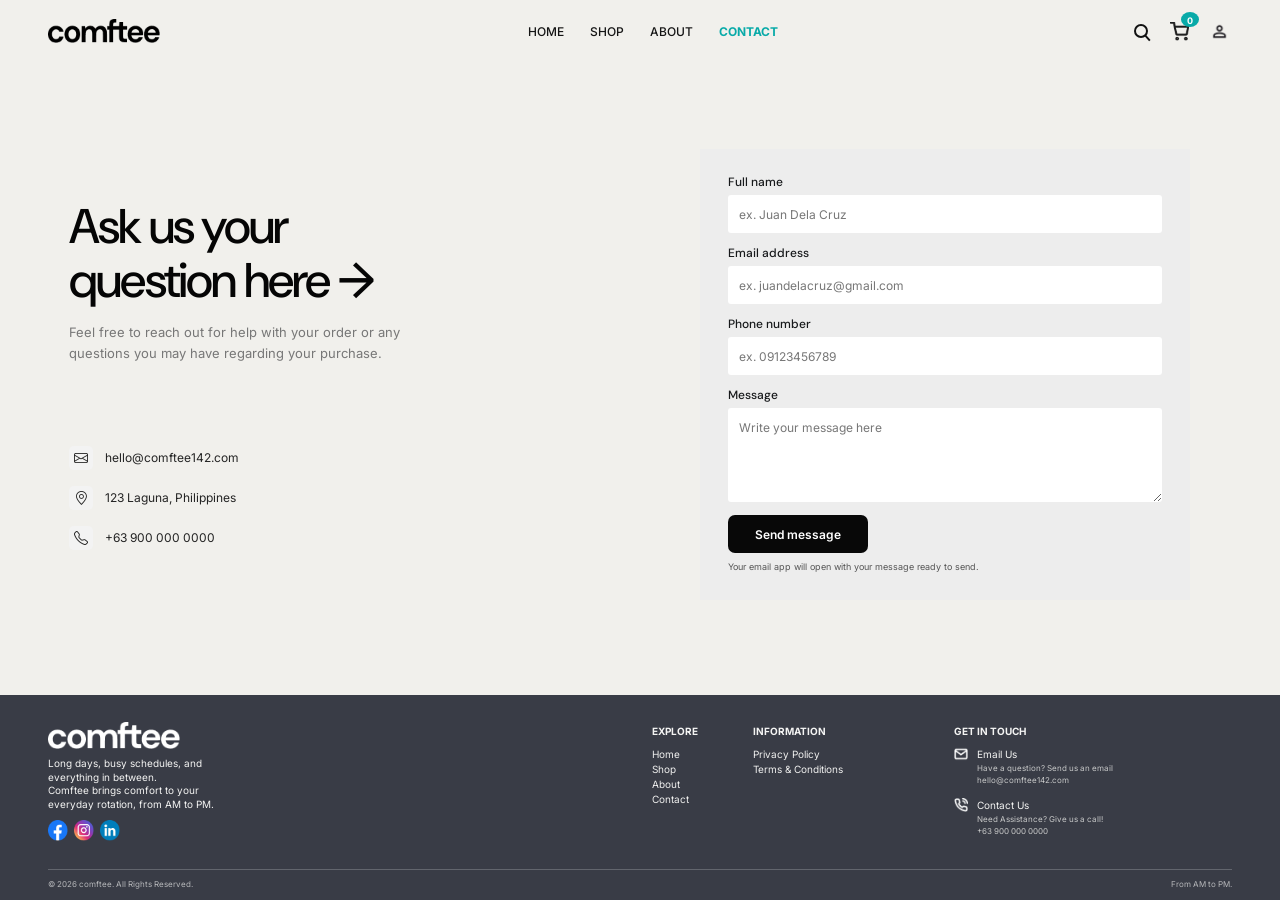
<file: contact-form.html>
<!DOCTYPE html>
<html lang="en">
<head>
  <meta charset="UTF-8">
  <meta name="viewport" content="width=device-width, initial-scale=1.0">
  <title>Contact Us | COMFTEE</title>
  <link rel="preconnect" href="https://fonts.googleapis.com">
  <link rel="preconnect" href="https://fonts.gstatic.com" crossorigin>
  <link href="https://fonts.googleapis.com/css2?family=DM+Sans:wght@400;500;600;700;800&family=Inter:wght@400;500;600;700&display=swap" rel="stylesheet">

  <link
    href="https://cdn.jsdelivr.net/npm/bootstrap@5.3.3/dist/css/bootstrap.min.css"
    rel="stylesheet"
  >
  <link
    href="https://cdn.jsdelivr.net/npm/bootstrap-icons@1.11.3/font/bootstrap-icons.min.css"
    rel="stylesheet"
  >
  <link rel="stylesheet" href="css/contact-form.css">
</head>
<body>
  <div class="page-shell">

    <header class="site-header">
      <nav class="navbar navbar-expand-lg container-fluid px-4 px-xl-5" aria-label="Main navigation">
        <a class="navbar-brand" href="home.html" aria-label="COMFTEE home"><img src="images/comftee-logo.png" alt="COMFTEE" class="brand-logo"></a>
        <button class="navbar-toggler" type="button" data-bs-toggle="collapse" data-bs-target="#mainNavigation" aria-controls="mainNavigation" aria-expanded="false" aria-label="Toggle navigation"><span class="navbar-toggler-icon"></span></button>
        <div class="collapse navbar-collapse" id="mainNavigation">
          <ul class="navbar-nav mx-auto">
            <li class="nav-item"><a class="nav-link" href="home.html">HOME</a></li>
            <li class="nav-item"><a class="nav-link" href="home.html#shop">SHOP</a></li>
            <li class="nav-item"><a class="nav-link" href="home.html#about">ABOUT</a></li>
            <li class="nav-item"><a class="nav-link active" href="contact-form.html" aria-current="page">CONTACT</a></li>
          </ul>
          <div class="nav-tools">
            <a class="icon-button" aria-label="Search"><span class="search-symbol"></span></a>
            <a class="icon-button cart-nav" aria-label="Shopping cart">
              <img src="images/shopping-cart.png" alt="Cart">
              <span class="cart-count" id="cartCount" aria-live="polite">0</span>
            </a>
            <a class="icon-button" aria-label="Account"><img src="images/person.png" alt="Person"></a>
          </div>
        </div>
      </nav>
    </header>

    <main class="contact-main">
      <div class="container-fluid contact-container">
        <div class="row align-items-center contact-row">
          <section class="col-12 col-lg-6 contact-visual" aria-label="Contact introduction">
            <div class="visual-copy">
              <h1>Ask us your<br class="d-none d-sm-block"> question here →</h1>
              <p class="contact-intro">Feel free to reach out for help with your order or any questions you may have regarding your purchase.</p>
              <div class="contact-details">
                <p><i class="bi bi-envelope" aria-hidden="true"></i><a href="mailto:hello@comftee142.com">hello@comftee142.com</a></p>
                <p><i class="bi bi-geo-alt" aria-hidden="true"></i><span>123 Laguna, Philippines</span></p>
                <p><i class="bi bi-telephone" aria-hidden="true"></i><a href="tel:+639000000000">+63 900 000 0000</a></p>
              </div>
            </div>
          </section>

          <section class="col-12 col-lg-6 form-column" aria-label="Send us a message">
            <form class="contact-form" id="contactForm">
              <div class="mb-4">
                <label class="form-label" for="fullName">Full name</label>
                <input
                  class="form-control"
                  type="text"
                  id="fullName"
                  name="fullName"
                  placeholder="ex. Juan Dela Cruz"
                  autocomplete="name"
                  required
                >
              </div>

              <div class="mb-4">
                <label class="form-label" for="emailAddress">Email address</label>
                <input
                  class="form-control"
                  type="email"
                  id="emailAddress"
                  name="emailAddress"
                  placeholder="ex. juandelacruz@gmail.com"
                  autocomplete="email"
                  required
                >
              </div>
              <div class="mb-4">
                <label class="form-label" for="phoneNumber">Phone number</label>
                <input
                  class="form-control"
                  type="tel"
                  id="phoneNumber"
                  name="phoneNumber"
                  placeholder="ex. 09123456789"
                  autocomplete="tel"
                  inputmode="tel"
                  required
                >
              </div>

              <div class="mb-4">
                <label class="form-label" for="message">Message</label>
                <textarea
                  class="form-control"
                  id="message"
                  name="message"
                  placeholder="Write your message here"
                  rows="4"
                  required
                ></textarea>
              </div>

              <div class="d-flex justify-content-start">
                <button class="btn send-button" type="submit">Send message</button>
              </div>
              <p class="form-note" id="formNote" aria-live="polite">
                Your email app will open with your message ready to send.
              </p>
            </form>
          </section>
        </div>
      </div>
    </main>

    <footer class="site-footer">
      <div class="container-fluid px-4 px-lg-5">
        <div class="row gy-4">
          <div class="col-12 col-lg-6 footer-brand">
            <img src="images/comftee-logo.png" alt="COMFTEE" class="footer-logo">
            <p>Long days, busy schedules, and<br> everything in between.<br>Comftee brings comfort to your<br> everyday rotation, from AM to PM.</p>
            <div class="social-links" aria-label="Social media">
              <a href="https://www.facebook.com/" aria-label="Facebook" target="_blank" rel="noopener"><img src="images/Facebook.png" alt="Facebook"></a>
              <a href="https://www.instagram.com/" aria-label="Instagram" target="_blank" rel="noopener"><img src="images/Instagram.png" alt="Instagram"></a>
              <a href="https://www.linkedin.com/" aria-label="LinkedIn" target="_blank" rel="noopener"><img src="images/LinkedIn.png" alt="LinkedIn"></a>
            </div>
          </div>
          <div class="col-6 col-lg-1 footer-column"><h2>EXPLORE</h2><a href="home.html">Home</a><a href="home.html#shop">Shop</a><a href="home.html#about">About</a><a href="contact-form.html">Contact</a></div>
          <div class="col-6 col-lg-2 footer-column"><h2>INFORMATION</h2><a href="privacy.html">Privacy Policy</a><a href="terms-and-conditions.html">Terms &amp; Conditions</a></div>
          <div class="col-12 col-lg-3 footer-column contact-column">
            <h2>GET IN TOUCH</h2>
            <p><img class="contact-icon" src="images/Mail.png" alt="Mail"><span>Email Us<small>Have a question? Send us an email<br><a href="mailto:hello@comftee142.com">hello@comftee142.com</a></small></span></p>
            <p><img class="contact-icon" src="images/Phone call.png" alt="Phone Call"><span>Contact Us<small>Need Assistance? Give us a call!<br><a href="tel:+639000000000">+63 900 000 0000</a></small></span></p>
          </div>
        </div>
        <div class="footer-bottom"><span>© 2026 comftee. All Rights Reserved.</span><span>From AM to PM.</span></div>
      </div>
    </footer>
  </div>

  <script src="https://cdn.jsdelivr.net/npm/bootstrap@5.3.3/dist/js/bootstrap.bundle.min.js"></script>
  <script src="js/contact-form.js" defer></script>
  
  <script>
  document.addEventListener("DOMContentLoaded", () => {
      const cartCount = document.getElementById("cartCount");
      const savedItems = JSON.parse(localStorage.getItem("comfteeCartItems") || "[]");

      const totalItems = savedItems.reduce(
        (total, item) => total + (Number(item.quantity) || 0), 0
      );

      cartCount.textContent = totalItems;
  });
  </script>
  
</body>
</html>
</file>
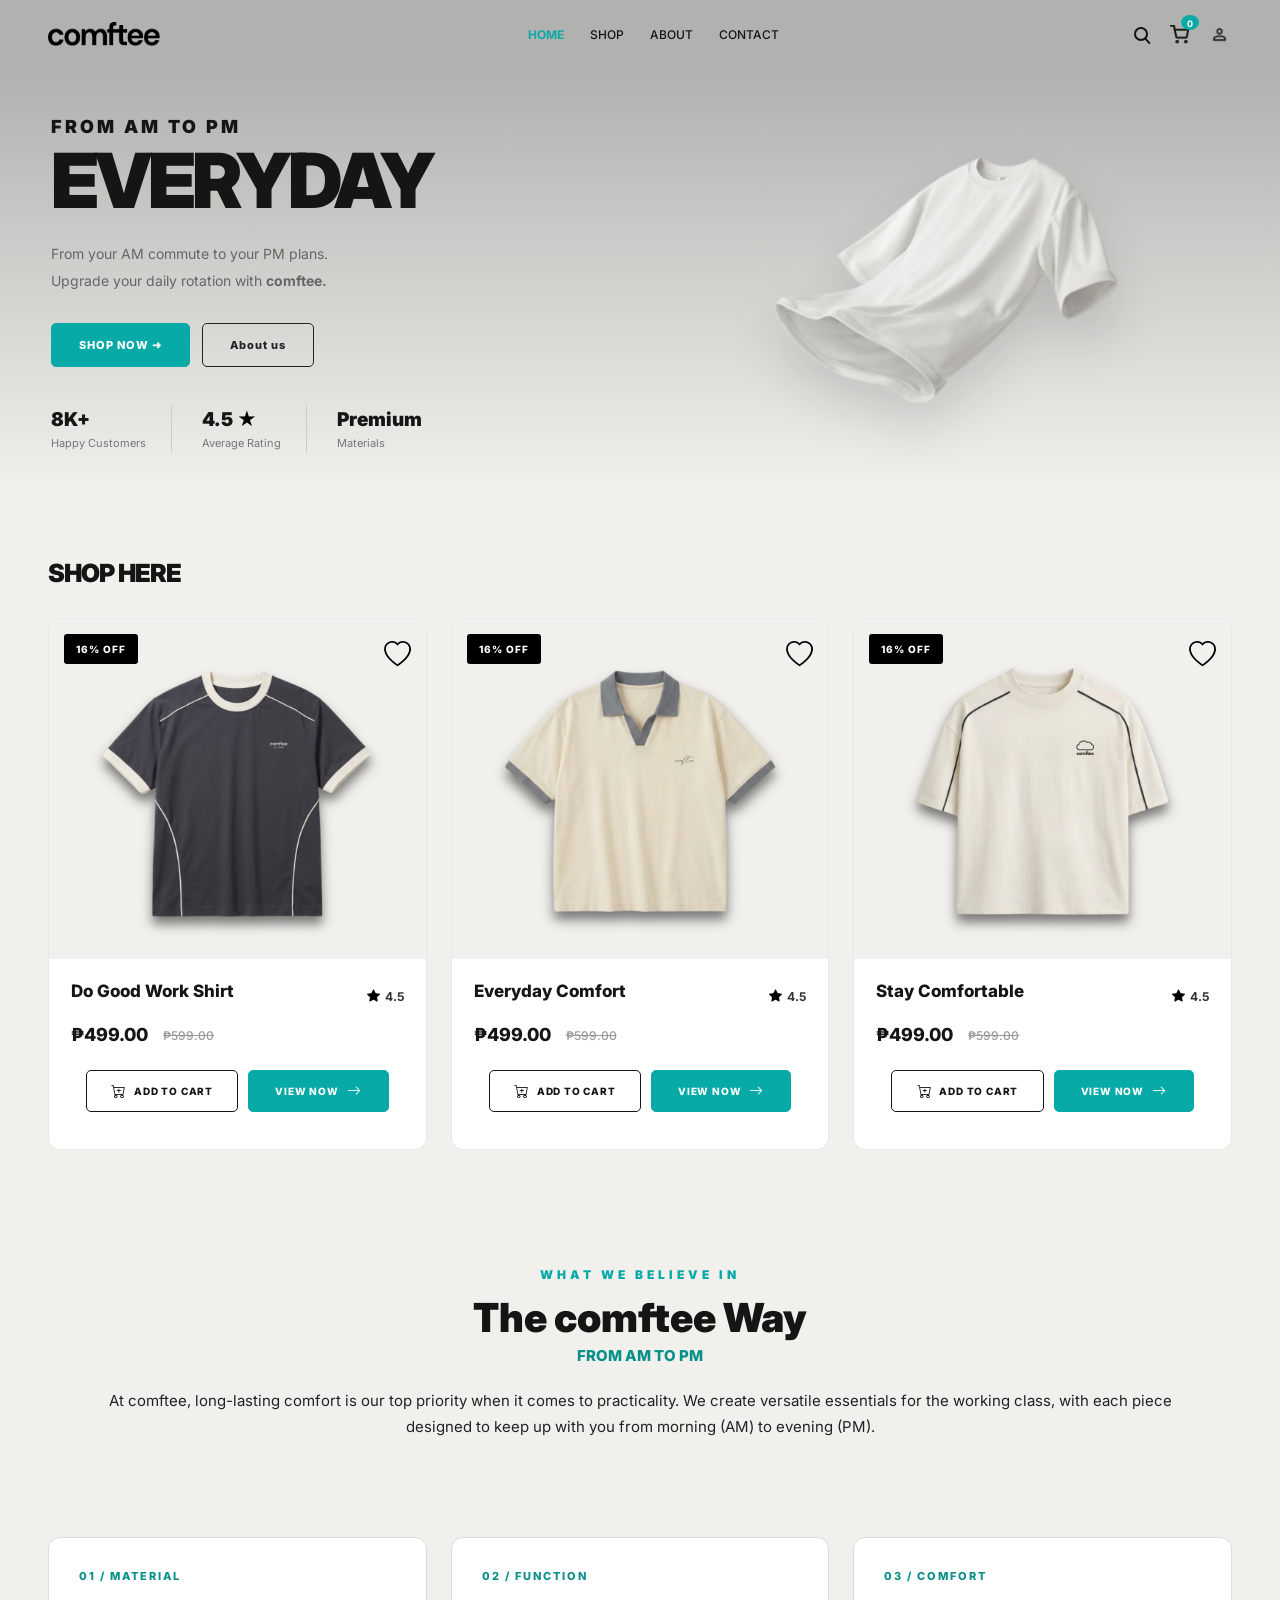
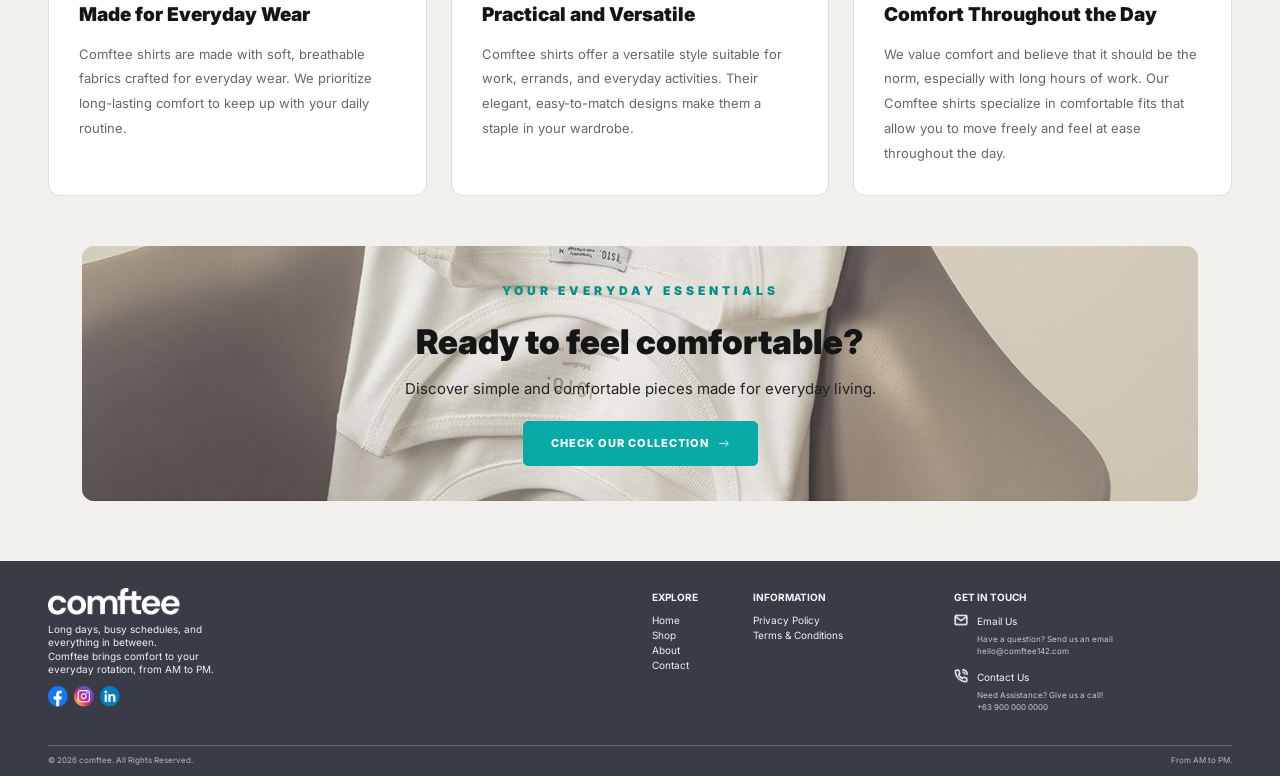
<file: home.html>
<!doctype html>
<html lang="en">
<head>
    <meta charset="utf-8">
    <meta name="viewport" content="width=device-width, initial-scale=1">
    <meta name="description" content="Comftee everyday essentials and comfortable tees.">

    <title>COMFTEE</title>

    <!-- Bootstrap CSS -->
    <link href="https://cdn.jsdelivr.net/npm/bootstrap@5.3.3/dist/css/bootstrap.min.css" rel="stylesheet">
    <!-- Bootstrap Icons -->
    <link rel="stylesheet" href="https://cdn.jsdelivr.net/npm/bootstrap-icons@1.11.3/font/bootstrap-icons.min.css">

    <!-- Google Fonts -->
    <link rel="preconnect" href="https://fonts.googleapis.com">
    <link rel="preconnect" href="https://fonts.gstatic.com" crossorigin>
    <link href="https://fonts.googleapis.com/css2?family=Inter:wght@400;500;600;700;800;900&display=swap" rel="stylesheet">

    <!-- Custom CSS -->
    <link rel="stylesheet" href="css/home.css">
</head>

<body>

<!-- NAVBAR -->
<header class="site-header">
      <nav class="navbar navbar-expand-lg container-fluid px-4 px-xl-5" aria-label="Main navigation">
        <a class="navbar-brand" href="home.html" aria-label="COMFTEE home"><img src="images/comftee-logo.png" alt="COMFTEE" class="brand-logo"></a>
        <button class="navbar-toggler" type="button" data-bs-toggle="collapse" data-bs-target="#mainNavigation" aria-controls="mainNavigation" aria-expanded="false" aria-label="Toggle navigation"><span class="navbar-toggler-icon"></span></button>
        <div class="collapse navbar-collapse" id="mainNavigation">
          <ul class="navbar-nav mx-auto">
            <li class="nav-item"><a class="nav-link active" href="home.html" aria-current="page">HOME</a></li>
            <li class="nav-item"><a class="nav-link" href="home.html#shop">SHOP</a></li>
            <li class="nav-item"><a class="nav-link" href="home.html#about">ABOUT</a></li>
            <li class="nav-item"><a class="nav-link" href="contact-form.html">CONTACT</a></li>
          </ul>
          <div class="nav-tools">
            <a class="icon-button" aria-label="Search"><span class="search-symbol"></span></a>
            <a class="icon-button cart-nav" aria-label="Shopping cart">
              <img src="images/shopping-cart.png" alt="Cart">
              <span class="cart-count" id="cartCount" aria-live="polite">0</span>
            </a>
            <a class="icon-button" aria-label="Account"><img src="images/person.png" alt="Person"></a>
          </div>
        </div>
      </nav>
    </header>


<main>

    <!-- HERO SECTION -->
<section class="hero" id="home">

    <div class="container-fluid px-4 px-lg-5">

        <div class="row align-items-center">

            <!-- LEFT CONTENT -->
            <div class="col-md-6 hero-copy">

                <p class="hero-kicker">From AM to PM</p>

                <h1>EVERYDAY</h1>

                <p class="hero-description">
                    From your AM commute to your PM plans.
                    <br>
                    Upgrade your daily rotation with
                    <strong>comftee.</strong>
                </p>

                <div class="hero-actions">

                    <a class="btn btn-teal" href="home.html#shop">
                        Shop now ➜
                    </a>

                    <a class="btn btn-outline-dark" href="home.html#about">
                        About us
                    </a>

                </div>

                <div class="stats">

                    <div class="stat">
                        <strong>8K+</strong>
                        Happy Customers
                    </div>

                    <div class="stat">
                        <strong>4.5 <span class="rating-star">★</span></strong>
                        Average Rating
                    </div>

                    <div class="stat border-0">
                        <strong>Premium</strong>
                        Materials
                    </div>

                </div>

            </div>

            <!-- RIGHT IMAGE -->
            <div class="col-md-6 text-center hero-image-wrapper">

                <img
                    class="hero-art"
                    src="images/hero-shirt.jpg"
                    alt="White Comftee everyday T-shirt">

            </div>

        </div>

    </div>

</section>

    <!-- SHOP SECTION -->
    <section class="container-fluid px-4 px-lg-5 shop-section" id="shop">

        <div class="shop-heading">

            <div>
                <h2 class="section-label">SHOP HERE</h2>
            </div>

        </div>


        <div class="row g-4" id="product-list">

            <!-- PRODUCT 1 -->
            <div class="col-lg-4 col-md-6">

                <div class="shop-product-card">

                    <div class="shop-product-image">

                        <img src="images/dont-be-late-front.png"
                            alt="Don't Be Late Tee'">

                        <span class="product-tag">16% OFF</span>
                        <button class="wishlist-btn" onclick="toggleWishlist(this)"
                        aria-label="Add to wishlist">
                        <i class="bi bi-heart"></i>
                    </button>

                    </div>

                    <div class="shop-product-info">

                        <div class="product-title-rating">
                            <h5>Do Good Work Shirt</h5>

                            <div class="product-rating">
                                <i class="bi bi-star-fill"></i>
                                <span>4.5</span>
                            </div>
                        </div>

                            <div class="product-price-wrapper">
                                <span class="current-price">₱499.00</span>
                                <span class="old-price">₱599.00</span>
                            </div>
                        <div class="product-actions">

                            <button class="add-cart-btn"
                                onclick="addToCart('dont-be-late-tee', 'Don’t Be Late Tee')">
                                <i class="bi bi-cart-plus"></i>
                                ADD TO CART
                            </button>

                            <a href="productpage.html" class="view-now-btn">
                                VIEW NOW
                                <i class="bi bi-arrow-right"></i>
                            </a>

                        </div>

                    </div>

                </div>

            </div>


            <!-- PRODUCT 2 -->
            <div class="col-lg-4 col-md-6">

                <div class="shop-product-card">

                    <div class="shop-product-image">

                        <img src="images/everyday-comfort-tee.png"
                            alt="Everyday Comfort Tee">

                        <span class="product-tag">16% OFF</span>

                        <button class="wishlist-btn"
                            type="button"
                            onclick="toggleWishlist(this)"
                            aria-label="Add to wishlist">
                            <i class="bi bi-heart"></i>
                        </button>
                    </div>

                    <div class="shop-product-info">

                    <div class="product-title-rating">
                        <h5>Everyday Comfort</h5>

                        <div class="product-rating">
                            <i class="bi bi-star-fill"></i>
                            <span>4.5</span>
                        </div>
                    </div>
                            <div class="product-price-wrapper">
                                <span class="current-price">₱499.00</span>
                                <span class="old-price">₱599.00</span>
                            </div>
                        <div class="product-actions">

                            <button class="add-cart-btn"
                                onclick="addToCart('everyday-comfort-tee', 'Everyday Comfort Tee')">
                                <i class="bi bi-cart-plus"></i>
                                ADD TO CART
                            </button>

                            <a href="productpage.html?product=everyday-comfort-tee#productTop" class="view-now-btn">
                                VIEW NOW
                                <i class="bi bi-arrow-right"></i>
                            </a>

                        </div>

                    </div>

                </div>

            </div>


            <!-- PRODUCT 3 -->
            <div class="col-lg-4 col-md-6">

                <div class="shop-product-card">

                    <div class="shop-product-image">

                        <img src="images/do-good-work-tee.png"
                            alt="Do Good Work Tee">

                        <span class="product-tag">16% OFF</span>

                        <button class="wishlist-btn"
                            type="button"
                            onclick="toggleWishlist(this)"
                            aria-label="Add to wishlist">
                            <i class="bi bi-heart"></i>
                        </button>
                    </div>

                    <div class="shop-product-info">

                        <div class="product-title-rating">
                            <h5>Stay Comfortable</h5>

                            <div class="product-rating">
                                <i class="bi bi-star-fill"></i>
                                <span>4.5</span>
                            </div>
                        </div>

                            <div class="product-price-wrapper">
                                <span class="current-price">₱499.00</span>
                                <span class="old-price">₱599.00</span>
                            </div>

                        <div class="product-actions">

                            <button class="add-cart-btn"
                                onclick="addToCart('do-good-work-tee', 'Do Good Work Tee')">
                                <i class="bi bi-cart-plus"></i>
                                ADD TO CART
                            </button>

                            <a href="productpage.html?product=do-good-work-tee#productTop" class="view-now-btn">
                                VIEW NOW
                                <i class="bi bi-arrow-right"></i>
                            </a>

                        </div>
                    </div>

                </div>

            </div>

        </div>

    </section>


    <!-- ABOUT SECTION -->
    <section class="about-section" id="about">

<!-- OUR VALUES -->
<div class="container about-values">

    <div class="text-center mb-5">

        <p class="about-label">WHAT WE BELIEVE IN</p>

        <h2>The comftee Way</h2>

        <p class="about-highlight">FROM AM TO PM</p>

        <p class="about-description">
            At comftee, long-lasting comfort is our top priority when it comes to practicality.
            We create versatile essentials for the working class, with each piece designed to keep up with you from
            morning (AM) to evening (PM).
        </p>

    </div>

</div>

<div class="container-fluid px-4 px-lg-5">

<div class="row g-4">

    <!-- VALUE 1 -->
    <div class="col-md-4">
        <div class="about-value-card">
            <span>01 / MATERIAL</span>
            <h4>Made for Everyday Wear</h4>
            <p>
                Comftee shirts are made with soft,
                breathable fabrics crafted for everyday
                wear. We prioritize long-lasting comfort to
                keep up with your daily routine.
            </p>
        </div>
    </div>

    <!-- VALUE 2 -->
    <div class="col-md-4">
        <div class="about-value-card">
            <span>02 / FUNCTION</span>
            <h4>Practical and Versatile</h4>
            <p>
                Comftee shirts offer a versatile style
                suitable for work, errands, and everyday
                activities. Their elegant, easy-to-match
                designs make them a staple in your
                wardrobe.
            </p>
        </div>
    </div>

    <!-- VALUE 3 -->
    <div class="col-md-4">
        <div class="about-value-card">
            <span>03 / COMFORT</span>
            <h4>Comfort Throughout the Day</h4>
            <p>
                We value comfort and believe that it
                should be the norm, especially with long
                hours of work. Our Comftee shirts
                specialize in comfortable fits that allow
                you to move freely and feel at ease
                throughout the day.
            </p>
        </div>
    </div>

</div>

</div>

<!-- ABOUT CALL TO ACTION -->
<div class="container about-cta-wrapper">

    <div class="about-cta">

        <div class="about-cta-content">

            <p class="about-label">
                YOUR EVERYDAY ESSENTIALS
            </p>

            <h2>Ready to feel comfortable?</h2>

            <p class="about-description">
                Discover simple and comfortable pieces made for everyday living.
            </p>

            <a href="home.html#shop" class="btn btn-teal">
                CHECK OUR COLLECTION
                <i class="bi bi-arrow-right"></i>
            </a>

        </div>

    </div>

</div>
    </section>

</main>

<footer class="site-footer">
      <div class="container-fluid px-4 px-lg-5">
        <div class="row gy-4">
          <div class="col-12 col-lg-6 footer-brand">
            <img src="images/comftee-logo.png" alt="COMFTEE" class="footer-logo">
            <p>Long days, busy schedules, and<br> everything in between.<br>Comftee brings comfort to your<br> everyday rotation, from AM to PM.</p>
            <div class="social-links" aria-label="Social media">
              <a href="https://www.facebook.com/" aria-label="Facebook" target="_blank" rel="noopener"><img src="images/Facebook.png" alt="Facebook"></a>
              <a href="https://www.instagram.com/" aria-label="Instagram" target="_blank" rel="noopener"><img src="images/Instagram.png" alt="Instagram"></a>
              <a href="https://www.linkedin.com/" aria-label="LinkedIn" target="_blank" rel="noopener"><img src="images/LinkedIn.png" alt="LinkedIn"></a>
            </div>
          </div>
          <div class="col-6 col-lg-1 footer-column"><h2>EXPLORE</h2><a href="home.html">Home</a><a href="home.html#shop">Shop</a><a href="home.html#about">About</a><a href="contact-form.html">Contact</a></div>
          <div class="col-6 col-lg-2 footer-column"><h2>INFORMATION</h2><a href="privacy.html">Privacy Policy</a><a href="terms-and-conditions.html">Terms &amp; Conditions</a></div>
          <div class="col-12 col-lg-3 footer-column contact-column">
            <h2>GET IN TOUCH</h2>
            <p><img class="contact-icon" src="images/Mail.png" alt=""><span>Email Us<small>Have a question? Send us an email<br><a href="mailto:hello@comftee142.com">hello@comftee142.com</a></small></span></p>
            <p><img class="contact-icon" src="images/Phone call.png" alt=""><span>Contact Us<small>Need Assistance? Give us a call!<br><a href="tel:+639000000000">+63 900 000 0000</a></small></span></p>
          </div>
        </div>
        <div class="footer-bottom"><span>© 2026 comftee. All Rights Reserved.</span><span>From AM to PM.</span></div>
      </div>
    </footer>
<!-- Bootstrap JS -->
<script src="https://cdn.jsdelivr.net/npm/bootstrap@5.3.3/dist/js/bootstrap.bundle.min.js"></script>

<!-- Custom JS -->
<script src="js/main.js"></script>

<script>
document.addEventListener("DOMContentLoaded", () => {
  const cartCount = document.getElementById("cartCount");
  if (!cartCount) return;
  let items = [];
  try {
    items = JSON.parse(localStorage.getItem("comfteeCartItems") || "[]");
  } catch (error) {
    items = [];
  }
  const total = Array.isArray(items)
    ? items.reduce((sum, item) => sum + (Number(item.quantity) || 0), 0)
    : 0;
  cartCount.textContent = total;
});
</script>

</body>
</html>
</file>
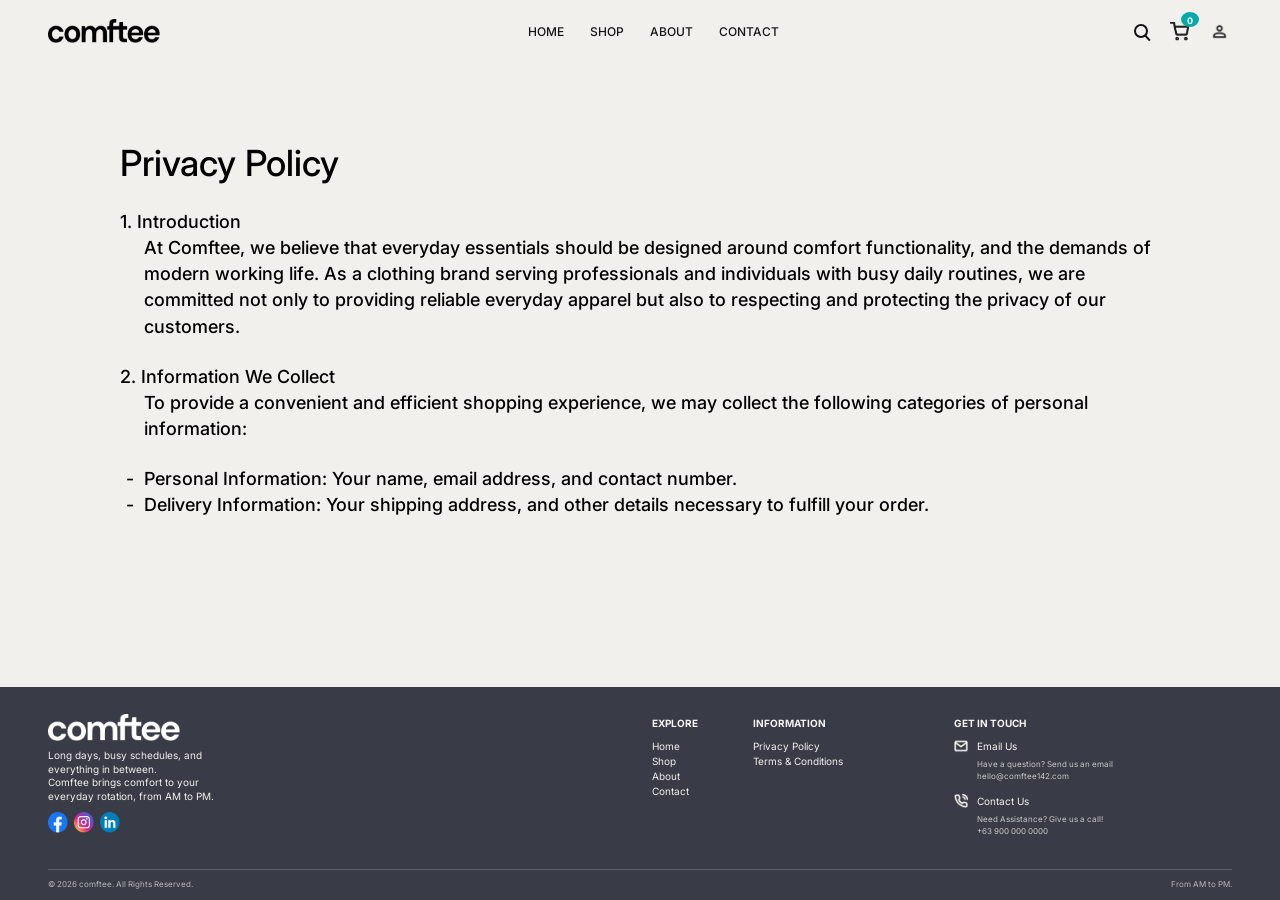
<file: privacy.html>
<!DOCTYPE html>
<html lang="en">
<head>
  <meta charset="UTF-8">
  <meta name="viewport" content="width=device-width, initial-scale=1.0">

  <title>Privacy Policy | Comftee</title>

  <!-- Bootstrap 5.3.3 -->
  <link href="https://cdn.jsdelivr.net/npm/bootstrap@5.3.3/dist/css/bootstrap.min.css" rel="stylesheet">

  <!-- Bootstrap Icons -->
  <link href="https://cdn.jsdelivr.net/npm/bootstrap-icons@1.11.3/font/bootstrap-icons.min.css" rel="stylesheet">

  <!-- Google Fonts -->
  <link rel="preconnect" href="https://fonts.googleapis.com">
  <link rel="preconnect" href="https://fonts.gstatic.com" crossorigin>

  <link href="https://fonts.googleapis.com/css2?family=DM+Sans:wght@400;500;700&family=Inter:wght@400;500;600;700&display=swap" rel="stylesheet">

  <!-- Custom CSS -->
  <link rel="stylesheet" href="css/privacy.css">
</head>

<body>

  <!-- NAVIGATION BAR -->
<!-- NAVBAR -->
<header class="site-header">
      <nav class="navbar navbar-expand-lg container-fluid px-4 px-xl-5" aria-label="Main navigation">
        <a class="navbar-brand" href="home.html" aria-label="COMFTEE home"><img src="images/comftee-logo.png" alt="COMFTEE" class="brand-logo"></a>
        <button class="navbar-toggler" type="button" data-bs-toggle="collapse" data-bs-target="#mainNavigation" aria-controls="mainNavigation" aria-expanded="false" aria-label="Toggle navigation"><span class="navbar-toggler-icon"></span></button>
        <div class="collapse navbar-collapse" id="mainNavigation">
          <ul class="navbar-nav mx-auto">
            <li class="nav-item"><a class="nav-link" href="home.html">HOME</a></li>
            <li class="nav-item"><a class="nav-link" href="home.html#shop">SHOP</a></li>
            <li class="nav-item"><a class="nav-link" href="home.html#about">ABOUT</a></li>
            <li class="nav-item"><a class="nav-link" href="contact-form.html">CONTACT</a></li>
          </ul>
          <div class="nav-tools">
            <a class="icon-button" aria-label="Search"><span class="search-symbol"></span></a>
            <a class="icon-button cart-nav" aria-label="Shopping cart">
              <img src="images/shopping-cart.png" alt="Cart">
              <span class="cart-count" id="cartCount" aria-live="polite">0</span>
            </a>
            <a class="icon-button" aria-label="Account"><img src="images/person.png" alt="Profile"></a>
          </div>
        </div>
      </nav>
    </header>



  <!-- PRIVACY POLICY CONTENT -->
  <main class="policy-content">

    <div class="policy-container">

      <h1>Privacy Policy</h1>

      <section class="policy-section">

        <h2>1. Introduction</h2>

        <p>
          At Comftee, we believe that everyday essentials should be designed
          around comfort functionality, and the demands of modern working
          life. As a clothing brand serving professionals and individuals
          with busy daily routines, we are committed not only to providing
          reliable everyday apparel but also to respecting and protecting
          the privacy of our customers.
        </p>

      </section>


      <section class="policy-section">

        <h2>2. Information We Collect</h2>

        <p>
          To provide a convenient and efficient shopping experience, we may
          collect the following categories of personal information:
        </p>

        <ul>
          <li>
            Personal Information: Your name, email address, and contact number.
          </li>

          <li>
            Delivery Information: Your shipping address, and other details
            necessary to fulfill your order.
          </li>
        </ul>

      </section>

    </div>

  </main>


  <footer class="site-footer">
      <div class="container-fluid px-4 px-lg-5">
        <div class="row gy-4">
          <div class="col-12 col-lg-6 footer-brand">
            <img src="images/comftee-logo.png" alt="COMFTEE" class="footer-logo">
            <p>Long days, busy schedules, and<br> everything in between.<br>Comftee brings comfort to your<br> everyday rotation, from AM to PM.</p>
            <div class="social-links" aria-label="Social media">
              <a href="https://www.facebook.com/" aria-label="Facebook" target="_blank" rel="noopener"><img src="images/Facebook.png" alt="Facebook"></a>
              <a href="https://www.instagram.com/" aria-label="Instagram" target="_blank" rel="noopener"><img src="images/Instagram.png" alt="Instagram"></a>
              <a href="https://www.linkedin.com/" aria-label="LinkedIn" target="_blank" rel="noopener"><img src="images/LinkedIn.png" alt="LinkedIn"></a>
            </div>
          </div>
          <div class="col-6 col-lg-1 footer-column"><h2>EXPLORE</h2><a href="home.html">Home</a><a href="home.html#shop">Shop</a><a href="home.html#about">About</a><a href="contact-form.html">Contact</a></div>
          <div class="col-6 col-lg-2 footer-column"><h2>INFORMATION</h2><a href="privacy.html">Privacy Policy</a><a href="terms-and-conditions.html">Terms &amp; Conditions</a></div>
          <div class="col-12 col-lg-3 footer-column contact-column">
            <h2>GET IN TOUCH</h2>
            <p><img class="contact-icon" src="images/Mail.png" alt="Mail"><span>Email Us<small>Have a question? Send us an email<br><a href="mailto:hello@comftee142.com">hello@comftee142.com</a></small></span></p>
            <p><img class="contact-icon" src="images/Phone call.png" alt="Phone call"><span>Contact Us<small>Need Assistance? Give us a call!<br><a href="tel:+639000000000">+63 900 000 0000</a></small></span></p>
          </div>
        </div>
        <div class="footer-bottom"><span>© 2026 comftee. All Rights Reserved.</span><span>From AM to PM.</span></div>
      </div>
    </footer>
    
    <button id="backToTop" class="back-to-top" aria-label="Back to top">
    ↑
    </button>

<script src="https://cdn.jsdelivr.net/npm/bootstrap@5.3.3/dist/js/bootstrap.bundle.min.js"></script>
<script src="js/privacy.js" defer></script>

</body>
</html>
</file>
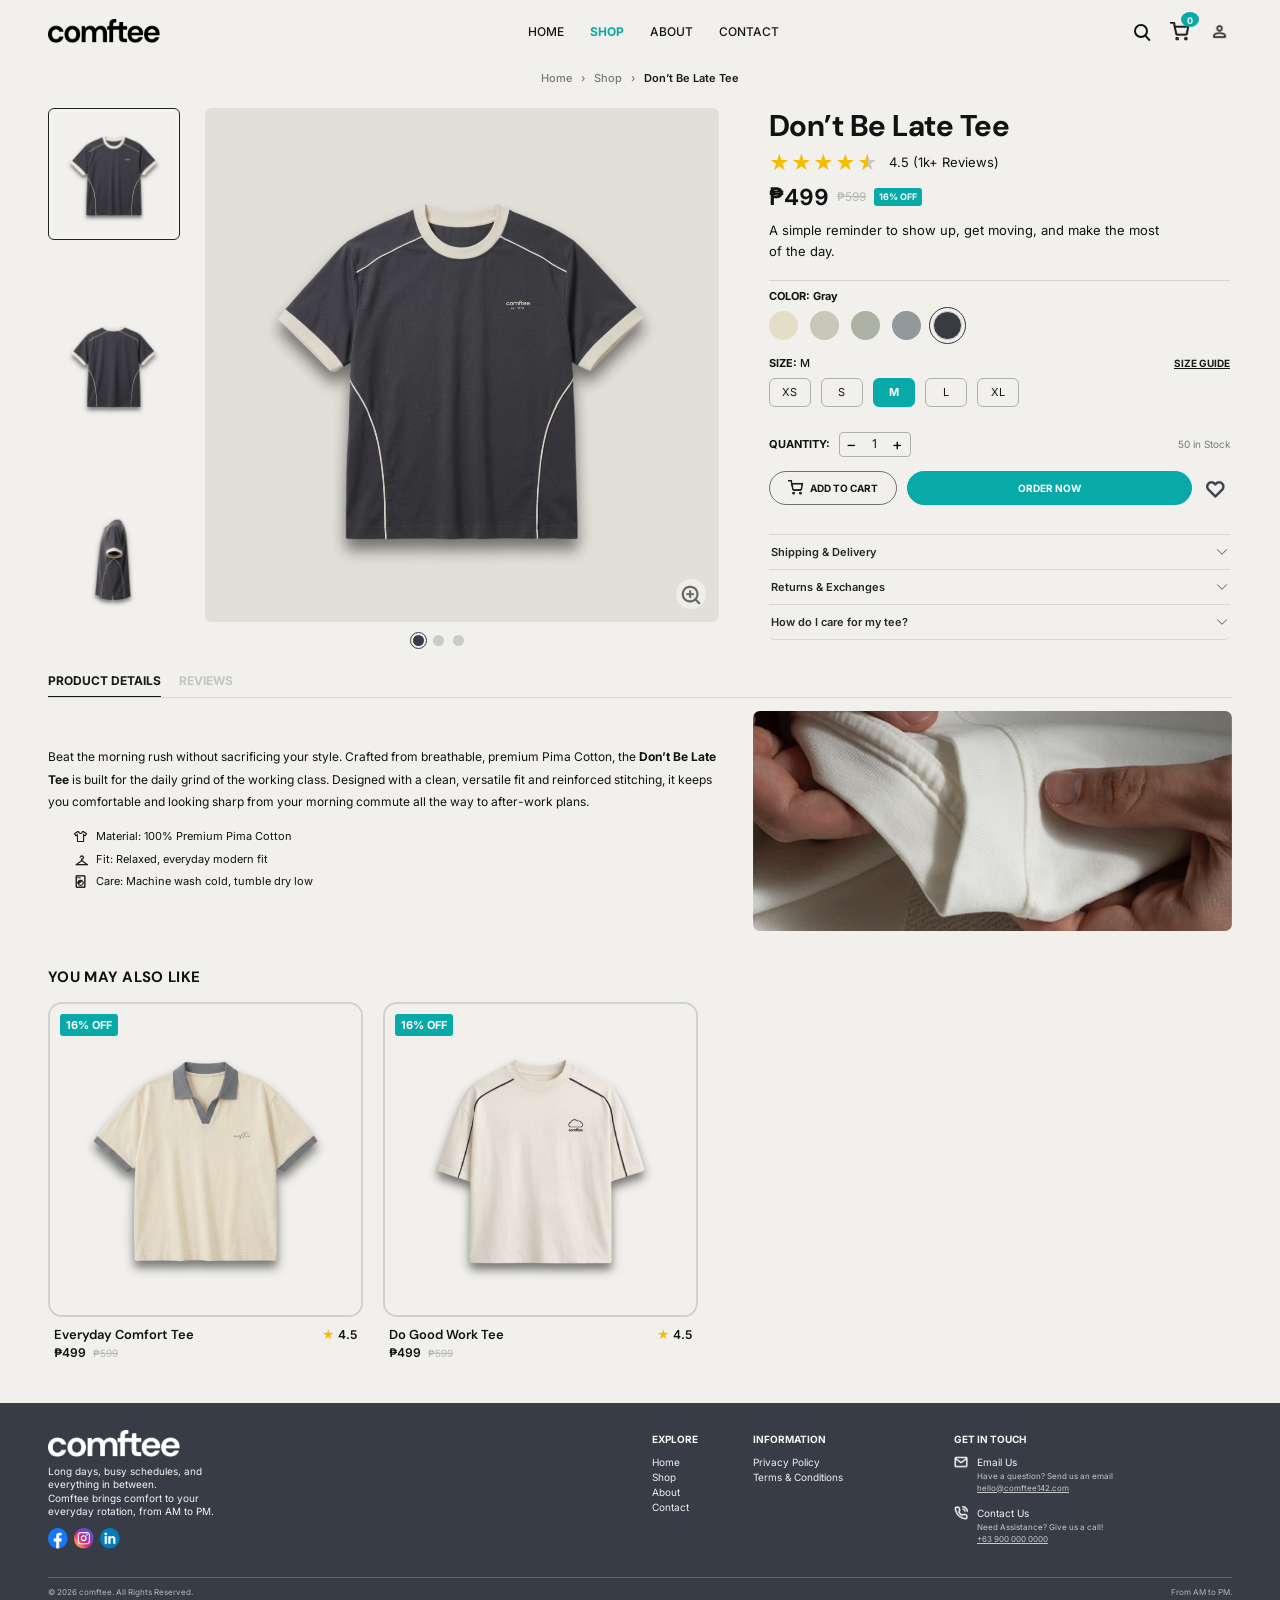
<file: productpage.html>
<!doctype html>
<html lang="en">
<head>
  <meta charset="utf-8">
  <meta name="viewport" content="width=device-width, initial-scale=1">
  <meta name="description" content="Shop the Don't Be Late Tee by COMFTEE. Everyday comfort, from AM to PM.">
  <title>Don't Be Late Tee | COMFTEE</title>

  <link rel="preconnect" href="https://fonts.googleapis.com">
  <link rel="preconnect" href="https://fonts.gstatic.com" crossorigin>
  <link href="https://fonts.googleapis.com/css2?family=DM+Sans:wght@400;500;600;700;800&family=Inter:wght@400;500;600;700&display=swap" rel="stylesheet">

  <link href="https://cdn.jsdelivr.net/npm/bootstrap@5.3.3/dist/css/bootstrap.min.css" rel="stylesheet">
  <link rel="stylesheet" href="css/productpage.css">
</head>
<body>
  <header class="site-header">
    <nav class="navbar navbar-expand-lg container-fluid px-4 px-xl-5" aria-label="Main navigation">
      <a class="navbar-brand" href="#" aria-label="COMFTEE home">
        <img src="images/comftee-logo.png" alt="COMFTEE" class="brand-logo">
      </a>
      <button class="navbar-toggler" type="button" data-bs-toggle="collapse" data-bs-target="#mainNav"
        aria-controls="mainNav" aria-expanded="false" aria-label="Toggle navigation">
        <span class="navbar-toggler-icon"></span>
      </button>
      <div class="collapse navbar-collapse" id="mainNav">
        <ul class="navbar-nav mx-auto">
          <li class="nav-item"><a class="nav-link" href="home.html">HOME</a></li>
          <li class="nav-item"><a class="nav-link active" href="home.html#shop" aria-current="page" id="shopNavLink">SHOP</a></li>
          <li class="nav-item"><a class="nav-link" href="home.html#about">ABOUT</a></li>
          <li class="nav-item"><a class="nav-link" href="contact-form.html">CONTACT</a></li>
        </ul>
        <div class="nav-tools">
          <button class="icon-button" type="button" aria-label="Search"><span class="search-symbol"></span></button>
          <button class="icon-button cart-nav" type="button" aria-label="Shopping cart">
            <img src="images/shopping-cart.png" alt="Cart">
            <span class="cart-count" id="cartCount" aria-live="polite">0</span>
          </button>
          <button class="icon-button user-symbol" type="button" aria-label="Account"><img src="images/person.png" alt="Person"></button>
        </div>
      </div>
    </nav>
  </header>

  <div class="breadcrumb-wrap"><nav class="product-breadcrumb" aria-label="Breadcrumb"><a href="home.html#home">Home</a><span>›</span><a href="home.html#shop" id="breadcrumbShop">Shop</a><span>›</span><span class="breadcrumb-current" id="breadcrumbProduct">Don't Be Late Tee</span></nav></div>
  <main class="container-fluid product-page px-3 px-lg-5">
    <section class="product-top row g-4 g-xl-5" id="productTop" aria-labelledby="productTitle">
      <div class="col-12 col-lg-7">
        <div class="gallery">
          <div class="thumbnail-list" role="group" aria-label="Choose product image">
            <button class="thumbnail active" type="button" data-image="images/dont-be-late-front.png" aria-label="View front of shirt" aria-pressed="true">
              <img src="images/dont-be-late-front.png" alt="Don't Be Late Tee Front Image">
            </button>
            <button class="thumbnail" type="button" data-image="images/dont-be-late-back.png" aria-label="View back of shirt" aria-pressed="false">
              <img src="images/dont-be-late-back.png" alt="Don't Be Late Tee Back Image">
            </button>
            <button class="thumbnail" type="button" data-image="images/dont-be-late-side.png" aria-label="View side of shirt" aria-pressed="false">
              <img src="images/dont-be-late-side.png" alt="Don't Be Late Tee Side Image">
            </button>
          </div>

          <div class="main-image-wrap">
            <img id="mainProductImage" class="main-product-image" src="images/dont-be-late-front.png" alt="Don't Be Late Tee in charcoal gray, front view">
            <button class="zoom-button" type="button" id="zoomButton" aria-label="Open larger product image">
              <img src="images/zoom-in.png" alt="Zoom-in">
            </button>
          </div>
        </div>
        <div class="gallery-dots" role="group" aria-label="Product image slides">
          <button class="gallery-dot active" type="button" data-index="0" aria-label="Show image 1" aria-pressed="true"></button>
          <button class="gallery-dot" type="button" data-index="1" aria-label="Show image 2" aria-pressed="false"></button>
          <button class="gallery-dot" type="button" data-index="2" aria-label="Show image 3" aria-pressed="false"></button>
        </div>
      </div>

      <div class="col-12 col-lg-5">
        <div class="product-info">
          <h1 id="productTitle">Don’t Be Late Tee</h1>
          <div class="rating-line" aria-label="Rated 4.5 out of 5 from more than one thousand reviews">
            <span class="stars" aria-hidden="true">★★★★<span class="half-star">★</span></span>
            <span>4.5 (1k+ Reviews)</span>
          </div>
          <div class="price-line">
            <span class="current-price">₱499</span>
            <del class="old-price">₱599</del>
            <span class="discount-tag">16% OFF</span>
          </div>
          <p class="short-description">A simple reminder to show up, get moving, and make the most of the day.</p>

          <hr class="soft-rule">
          <fieldset class="option-group">
            <legend>COLOR: <span id="selectedColorName">Gray</span></legend>
            <div class="color-options" role="group" aria-label="Choose color">
              <button class="color-swatch sand" type="button" data-color="Beige" aria-label="Beige color" aria-pressed="false"></button>
              <button class="color-swatch stone" type="button" data-color="Stone" aria-label="Stone color" aria-pressed="false"></button>
              <button class="color-swatch sage" type="button" data-color="Sage" aria-label="Sage color" aria-pressed="false"></button>
              <button class="color-swatch gray" type="button" data-color="Gray" aria-label="Gray color" aria-pressed="false"></button>
              <button class="color-swatch charcoal selected" type="button" data-color="Charcoal" aria-label="Charcoal color" aria-pressed="true"></button>
            </div>
          </fieldset>

          <fieldset class="option-group size-group">
            <legend class="size-legend"><span>SIZE: <span id="selectedSizeName">M</span></span><button class="size-guide-link" type="button" data-bs-toggle="modal" data-bs-target="#sizeGuideModal">SIZE GUIDE</button></legend>
            <div class="size-options" role="group" aria-label="Choose size">
              <button class="size-button" type="button" data-size="XS" aria-pressed="false">XS</button>
              <button class="size-button" type="button" data-size="S" aria-pressed="false">S</button>
              <button class="size-button selected" type="button" data-size="M" aria-pressed="true">M</button>
              <button class="size-button" type="button" data-size="L" aria-pressed="false">L</button>
              <button class="size-button" type="button" data-size="XL" aria-pressed="false">XL</button>
            </div>
          </fieldset>

          <div class="quantity-size-row">
            <div class="quantity-block"><label for="quantity">QUANTITY:</label><div class="quantity-control"><button type="button" id="decreaseQty" aria-label="Decrease quantity">−</button><output id="quantity" for="decreaseQty increaseQty" aria-live="polite">1</output><button type="button" id="increaseQty" aria-label="Increase quantity">+</button></div></div>
            <span class="stock-note">50 in Stock</span>
          </div>

          <div class="purchase-actions">
            <button class="btn-outline-pill" id="addToCart" type="button">
              <img src="images/shopping-cart.png" alt="Cart"> ADD TO CART
            </button>
            <a class="btn-teal-pill" id="orderNow" href="mailto:orders@comfteee142.com">ORDER NOW</a>
            <button class="favorite-button" type="button" aria-label="Add to favorites" aria-pressed="false" id="favoriteButton">
              <img src="images/heart.png" alt="Heart">
            </button>
          </div>
          <p class="cart-feedback" id="cartFeedback" role="status" aria-live="polite"></p>
          <div class="faq-accordion accordion" id="productFaq">
            <div class="accordion-item">
              <h2 class="accordion-header"><button class="accordion-button collapsed" type="button" data-bs-toggle="collapse" data-bs-target="#faqShipping" aria-expanded="false" aria-controls="faqShipping">Shipping &amp; Delivery</button></h2>
              <div id="faqShipping" class="accordion-collapse collapse" data-bs-parent="#productFaq"><div class="accordion-body">Orders are prepared for dispatch after confirmation. Delivery time may vary depending on your location.</div></div>
            </div>
            <div class="accordion-item">
              <h2 class="accordion-header"><button class="accordion-button collapsed" type="button" data-bs-toggle="collapse" data-bs-target="#faqReturns" aria-expanded="false" aria-controls="faqReturns">Returns &amp; Exchanges</button></h2>
              <div id="faqReturns" class="accordion-collapse collapse" data-bs-parent="#productFaq"><div class="accordion-body">If you receive an incorrect or damaged item, contact our team so we can assist you with the next steps.</div></div>
            </div>
            <div class="accordion-item">
              <h2 class="accordion-header"><button class="accordion-button collapsed" type="button" data-bs-toggle="collapse" data-bs-target="#faqCare" aria-expanded="false" aria-controls="faqCare">How do I care for my tee?</button></h2>
              <div id="faqCare" class="accordion-collapse collapse" data-bs-parent="#productFaq"><div class="accordion-body">Machine wash cold and tumble dry on low. Wash with similar colors to help keep your tee looking its best.</div></div>
            </div>
          </div>
        </div>
      </div>
    </section>

    <section class="details-section" aria-label="Product information">
      <div class="details-tabs" role="tablist" aria-label="Product information tabs">
        <button class="details-tab active" id="detailsTab" type="button" role="tab" aria-selected="true" aria-controls="detailsPanel">PRODUCT DETAILS</button>
        <button class="details-tab" id="reviewsTab" type="button" role="tab" aria-selected="false" aria-controls="reviewsPanel">REVIEWS</button>
      </div>

      <div id="detailsPanel" class="tab-panel" role="tabpanel" aria-labelledby="detailsTab">
        <div class="row align-items-center g-4">
          <div class="col-12 col-lg-7">
            <p class="details-copy">Beat the morning rush without sacrificing your style. Crafted from breathable, premium Pima Cotton, the <strong>Don’t Be Late Tee</strong> is built for the daily grind of the working class. Designed with a clean, versatile fit and reinforced stitching, it keeps you comfortable and looking sharp from your morning commute all the way to after-work plans.</p>
            <ul class="product-features">
              <li><img src="images/material-icon.png" alt="Material"> Material: 100% Premium Pima Cotton</li>
              <li><img src="images/fit-icon.png" alt="Fit"> Fit: Relaxed, everyday modern fit</li>
              <li><img src="images/care-icon.png" alt="Washing Machine"> Care: Machine wash cold, tumble dry low</li>
            </ul>
          </div>
          <div class="col-12 col-lg-5">
            <img class="fabric-image" src="images/fabric-detail.png" alt="Close-up of the soft fabric used for COMFTEE shirts">
          </div>
        </div>
      </div>

      <div id="reviewsPanel" class="tab-panel reviews-panel" role="tabpanel" aria-labelledby="reviewsTab" hidden>
        <div class="review-summary">
          <div class="overall-rating">
            <strong>4.5</strong> <span>out of 5</span>
            <div class="stars" aria-hidden="true">★★★★★</div>
            <small>(1k+ Reviews)</small>
          </div>
          <div class="rating-breakdown">
            <div><span>5 Stars</span><span class="rating-track"><i style="width:85%"></i></span></div>
            <div><span>4 Stars</span><span class="rating-track"><i style="width:47%"></i></span></div>
            <div><span>3 Stars</span><span class="rating-track"><i style="width:72%"></i></span></div>
            <div><span>2 Stars</span><span class="rating-track"><i style="width:19%"></i></span></div>
            <div><span>1 Star</span><span class="rating-track"><i style="width:7%"></i></span></div>
          </div>
        </div>
        <div class="review-list-heading"><strong>Review List</strong><small>Showing 1 - 3 of 1k+ result</small></div>
        <div class="review-slider-wrap"><button class="review-arrow review-prev" type="button" aria-label="Previous reviews">‹</button><div class="review-slider" id="reviewSlider" aria-label="Customer reviews">
          <article class="review-card"><div class="stars">★★★★★</div><h3>Very comfy to Wear</h3><p>Super comfy and easy to style!</p><div class="review-author"><img src="images/juan-pfp.png" alt="Juan's Profile"><span><b>Juan Dela Cruz</b><small>10/06/2026</small></span></div></article>
          <article class="review-card"><div class="stars">★★★☆☆</div><h3>It’s Okay 👍🏻</h3><p>Overall, it's good.</p><div class="review-author"><img src="images/lotto-pfp.png" alt="Lotto's Profile"><span><b>Lotto Malasin</b><small>10/15/26</small></span></div></article>
          <article class="review-card"><div class="stars">★★★★☆</div><h3>Simple but Stylish!</h3><p>I just wish there were more color options.</p><div class="review-author"><img src="images/verity-pfp.png" alt="Verity's Profile"><span><b>Verity</b><small>10/17/26</small></span></div></article>
        </div><button class="review-arrow review-next" type="button" aria-label="Next reviews">›</button></div>
      </div>
    </section>
    <section class="recommendations-section" aria-labelledby="recommendationsTitle">
      <h2 id="recommendationsTitle">YOU MAY ALSO LIKE</h2>
      <div class="recommendation-grid" id="recommendationGrid">
        <a class="recommendation-card" data-product="everyday-comfort-tee" href="index.html?product=everyday-comfort-tee#productTop">
          <div class="recommendation-image"><span class="recommendation-discount">16% OFF</span><img src="images/everyday-comfort-tee.png" alt="Everyday Comfort Tee"></div>
          <div class="recommendation-meta"><h3>Everyday Comfort Tee</h3><span class="recommendation-rating">★ 4.5</span></div>
          <p>₱499 <del>₱599</del></p>
        </a>
        <a class="recommendation-card" data-product="do-good-work-tee" href="index.html?product=do-good-work-tee#productTop">
          <div class="recommendation-image"><span class="recommendation-discount">16% OFF</span><img src="images/do-good-work-tee.png" alt="Do Good Work Tee"></div>
          <div class="recommendation-meta"><h3>Do Good Work Tee</h3><span class="recommendation-rating">★ 4.5</span></div>
          <p>₱499 <del>₱599</del></p>
        </a>
      </div>
    </section>
  </main>

  <footer class="site-footer">
    <div class="container-fluid px-4 px-lg-5">
      <div class="row gy-4">
        <div class="col-12 col-lg-6 footer-brand">
          <img src="images/comftee-logo.png" alt="COMFTEE" class="footer-logo">
          <p>Long days, busy schedules, and<br> everything in between.<br>Comftee brings comfort to your<br> everyday rotation, from AM to PM.</p>
          <div class="social-links" aria-label="Social media">
            <a href="https://www.facebook.com/" aria-label="Facebook" target="_blank" rel="noopener"><img src="images/Facebook.png" alt="Facebook"></a><a href="https://www.instagram.com/" aria-label="Instagram" target="_blank" rel="noopener"><img src="images/Instagram.png" alt="Instagram"></a><a href="https://www.linkedin.com/" aria-label="LinkedIn" target="_blank" rel="noopener"><img src="images/LinkedIn.png" alt="LinkedIn"></a>
          </div>
        </div>
        <div class="col-6 col-lg-1 footer-column"><h2>EXPLORE</h2><a href="home.html">Home</a><a href="home.html#shop">Shop</a><a href="home.html#about">About</a><a href="contact-form.html">Contact</a></div>
        <div class="col-6 col-lg-2 footer-column"><h2>INFORMATION</h2><a href="privacy.html">Privacy Policy</a><a href="terms-and-conditions.html">Terms &amp; Conditions</a></div>
        <div class="col-12 col-lg-3 footer-column contact-column">
          <h2>GET IN TOUCH</h2>
          <p><img class="contact-icon" src="images/Mail.png" alt=""><span>Email Us<small>Have a question? Send us an email<br><a href="mailto:hello@comftee142.com">hello@comftee142.com</a></small></span></p>
          <p><img class="contact-icon" src="images/Phone call.png" alt=""><span>Contact Us<small>Need Assistance? Give us a call!<br><a href="tel:+639000000000">+63 900 000 0000</a></small></span></p>
        </div>
      </div>
      <div class="footer-bottom"><span>© 2026 comftee. All Rights Reserved.</span><span>From AM to PM.</span></div>
    </div>
  </footer>

  <div class="modal fade" id="sizeGuideModal" tabindex="-1" aria-labelledby="sizeGuideTitle" aria-hidden="true">
    <div class="modal-dialog modal-dialog-centered">
      <div class="modal-content size-modal">
        <div class="modal-header"><h2 class="modal-title" id="sizeGuideTitle">Size Guide</h2>
          <button type="button" class="btn-close" data-bs-dismiss="modal" aria-label="Close"></button></div>
        <div class="modal-body">
          <p class="size-guide-note">Measurements are in inches. For a relaxed fit, choose your usual size.</p>
          <div class="table-responsive"><table class="table size-table">
            <thead><tr><th>Size</th><th>Chest</th><th>Length</th><th>Shoulder</th></tr></thead>
            <tbody><tr><th>XS</th><td>34</td><td>25</td><td>15</td></tr><tr><th>S</th><td>36</td><td>26</td><td>16</td></tr><tr><th>M</th><td>38</td><td>27</td><td>17</td></tr><tr><th>L</th><td>40</td><td>28</td><td>18</td></tr><tr><th>XL</th><td>42</td><td>29</td><td>19</td></tr></tbody>
          </table></div>
          <small class="text-muted">Please allow a small measurement difference due to manual measuring.</small>
        </div>
      </div>
    </div>
  </div>

  <div class="modal fade" id="imageModal" tabindex="-1" aria-label="Enlarged product image" aria-hidden="true">
    <div class="modal-dialog modal-dialog-centered modal-lg"><div class="modal-content image-modal">
      <button type="button" class="btn-close ms-auto m-3" data-bs-dismiss="modal" aria-label="Close"></button>
      <img id="zoomedProductImage" src="images/dont-be-late-front.png" alt="Enlarged view of the Don't Be Late Tee">
    </div></div>
  </div>

  <script src="https://cdn.jsdelivr.net/npm/bootstrap@5.3.3/dist/js/bootstrap.bundle.min.js"></script>
  <script src="js/productpage.js"></script>
</body>
</html>
</file>
<file: css/contact-form.css>
:root {
  --page: #f1f0ec;
  --footer: #393c46;
  --teal: #08aaa8;
  --muted: #777a7a;
  --dm: "DM Sans", Arial, sans-serif;
  --inter: "Inter", Arial, sans-serif;
}

* { box-sizing: border-box; }

html, body { min-height: 100%; }

body {
  margin: 0;
  background: var(--page);
  color: #17191b;
  font-family: var(--inter);
}

a { color: inherit; text-decoration: none; }

.page-shell {
  min-height: 100vh;
  display: flex;
  flex-direction: column;
  background: var(--page);
}

.site-header,
.navbar {
  min-height: 62px;
  background: var(--page);
}

.brand-logo {
  display: block;
  width: 112px;
  height: auto;
}

.navbar-nav { gap: 26px; }

.nav-link {
  padding: 10px 0 !important;
  color: #151515;
  font: 500 12px var(--inter);
  text-transform: uppercase;
}

.nav-link:hover,
.nav-link.active,
.nav-link[aria-current="page"] {
  color: var(--teal) !important;
}

.nav-link.active,
.nav-link[aria-current="page"] { font-weight: 700; }

.nav-tools {
  display: flex;
  align-items: center;
  gap: 15px;
}

.icon-button {
  position: relative;
  display: inline-flex;
  min-width: 22px;
  min-height: 28px;
  align-items: center;
  justify-content: center;
  padding: 3px;
  border: 0;
  background: transparent;
  color: #111;
}

.icon-button img {
  width: 19px;
  height: 19px;
  object-fit: contain;
}

.search-symbol {
  position: relative;
  display: block;
  width: 14px;
  height: 14px;
  border: 2px solid #111;
  border-radius: 50%;
}

.search-symbol::after {
  position: absolute;
  right: -5px;
  bottom: -3px;
  width: 7px;
  height: 2px;
  background: #111;
  content: "";
  transform: rotate(48deg);
}

.cart-count {
  position: absolute;
  top: -5px;
  right: -7px;
  display: grid;
  min-width: 15px;
  height: 15px;
  place-items: center;
  border-radius: 50%;
  background: var(--teal);
  color: #fff;
  font-size: 9px;
  font-weight: 700;
  padding: 2px 6px;
}

.contact-main {
  flex: 1;
  display: flex;
  align-items: center;
  padding: 34px 3.35% 38px;
}

.contact-container { width: 100%; padding: 0; }

.contact-row {
  --bs-gutter-x: 42px;
  --bs-gutter-y: 28px;
  align-items: stretch;
}

.contact-visual {
  min-height: 520px;
  display: flex;
  align-items: center;
  padding: 35px;
  background: #d8d8d3 center / cover no-repeat;
}

.visual-copy h1 {
  margin: 0;
  color: #050505;
  font: 500 clamp(38px, 4.2vw, 60px)/1.16 var(--dm);
  letter-spacing: -2px;
}

.visual-copy h1 span {
  display: inline-block;
  margin-left: 4px;
  font-size: 1.05em;
  font-weight: 400;
}

.form-column { display: flex; }

.contact-form {
  width: 100%;
  padding: 30px 38px;
  background: #d8d8d8;
  display: flex;
  flex-direction: column;
  justify-content: center;
}

.contact-form .mb-4 { margin-bottom: 17px !important; }

.contact-form .form-label {
  display: block;
  margin-bottom: 6px;
  font: 500 18px/1.25 var(--dm);
}

.contact-form .form-control {
  min-height: 48px;
  padding: 9px 16px;
  border: 1px solid #222;
  border-radius: 9px;
  background: rgba(255,255,255,.18);
  color: #333;
  box-shadow: 0 2px 3px rgba(0,0,0,.08);
  font: 400 14px var(--inter);
}

.contact-form .form-control::placeholder { color: #555; opacity: 1; }

.contact-form textarea.form-control {
  min-height: 112px;
  padding-top: 12px;
  resize: vertical;
}

.contact-form .form-control:focus {
  border-color: #111;
  background: rgba(255,255,255,.3);
  box-shadow: 0 0 0 .15rem rgba(0,0,0,.10);
}

.send-button {
  min-width: 150px;
  min-height: 44px;
  padding: 9px 18px;
  border: 0;
  border-radius: 9px;
  background: #080808;
  color: #fff;
  font: 600 14px var(--inter);
  text-transform: none;
}

.send-button:hover,
.send-button:focus { background: var(--teal); color: #fff; }

.form-note {
  margin: 8px 0 0;
  color: #555;
  text-align: right;
  font-size: 10px;
}

.site-footer {
  margin-top: auto;
  padding: 27px 0 10px;
  background: var(--footer);
  color: #f4f4f3;
}

.footer-logo {
  width: 132px;
  margin-bottom: 8px;
  filter: brightness(0) invert(1);
}

.footer-brand p {
  margin: 0 0 9px;
  font-size: 10px;
  line-height: 1.35;
}

.social-links { display: flex; gap: 6px; }

.social-links a {
  display: grid;
  width: 20px;
  height: 20px;
  place-items: center;
}

.social-links img {
  display: block;
  width: 100%;
  height: 100%;
  object-fit: contain;
}

.footer-column h2 {
  margin: 3px 0 10px;
  color: #f4f4f3;
  font: 700 10px var(--inter);
  text-transform: uppercase;
}

.footer-column > a {
  display: block;
  color: #f0f0ef;
  font-size: 10px;
  line-height: 1.5;
  text-decoration: none;
}

.footer-column > a:hover,
.contact-column a:hover { text-decoration: underline; }

.contact-column p {
  display: flex;
  align-items: flex-start;
  gap: 9px;
  margin: 0 0 12px;
  font-size: 10px;
}

.contact-icon {
  width: 14px;
  height: 14px;
  flex: 0 0 14px;
  object-fit: contain;
  filter: brightness(0) invert(1);
}

.contact-column small {
  display: block;
  color: #c8c9c9;
  font-size: 8px;
  line-height: 1.5;
}

.contact-column a { color: inherit; }

.footer-bottom {
  display: flex;
  justify-content: space-between;
  gap: 10px;
  margin-top: 20px;
  padding-top: 8px;
  border-top: 1px solid #62656d;
  color: #b7b8bb;
  font-size: 8px;
}

@media (max-width: 991.98px) {
  .navbar-nav { gap: 8px; }
  .nav-tools { padding: 10px 0; }
  .contact-main { padding: 28px 24px 34px; }
  .contact-row { --bs-gutter-x: 24px; }
  .contact-visual { min-height: 420px; padding: 25px; }
  .contact-form { padding: 24px; }
  .visual-copy h1 { font-size: clamp(34px, 4.4vw, 48px); }
}

@media (max-width: 575.98px) {
  .site-header, .navbar { min-height: 56px; }
  .brand-logo { width: 100px; }
  .navbar-collapse { padding: 8px 0 12px; }
  .navbar-nav { align-items: flex-start; }
  .nav-tools { justify-content: flex-start; }

  .contact-main { padding: 22px 14px 28px; }
  .contact-row { --bs-gutter-x: 0; --bs-gutter-y: 16px; }
  .contact-visual {
    min-height: 220px;
    padding: 22px;
    background-position: center;
  }
  .visual-copy h1 {
    font-size: clamp(32px, 8vw, 43px);
    letter-spacing: -1.4px;
  }
  .contact-form { padding: 22px 18px; }
  .contact-form .form-label { font-size: 16px; }
  .contact-form .form-control { min-height: 44px; font-size: 13px; }
  .contact-form textarea.form-control { min-height: 105px; }
  .send-button { min-height: 42px; min-width: 135px; font-size: 13px; }
  .site-footer { padding: 27px 0 10px; }
  .site-footer .row { --bs-gutter-y: 22px; }
  .footer-brand p { font-size: 10px; }
  .footer-column h2 { font-size: 9px; white-space: nowrap; }
  .footer-column > a { font-size: 9px; white-space: nowrap; }
  .contact-column p { gap: 7px; }
  .footer-bottom { margin-top: 18px; font-size: 7px; }
}

body {
  background: var(--page);
}

.page-shell {
  width: 100%;
  min-height: 100vh;
  margin: 0;
  overflow: visible;
  border: 0;
  border-radius: 0;
  box-shadow: none;
  background: var(--page);
}

.site-header,
.navbar {
  background: var(--page);
}

.contact-main {
  flex: 1 0 auto;
  display: flex;
  align-items: center;
  padding: 54px 24px 62px;
  background: var(--page);
}

.contact-container {
  width: 100%;
  max-width: 1100px;
  margin: 0 auto;
}

.contact-row {
  --bs-gutter-x: 58px;
  --bs-gutter-y: 28px;
  align-items: center;
}

.contact-visual {
  min-height: 0;
  display: flex;
  align-items: center;
  padding: 12px 8px;
  background: none;
}

.visual-copy {
  display: flex;
  width: 100%;
  min-height: 350px;
  flex-direction: column;
  align-items: flex-start;
  justify-content: space-between;
}

.visual-copy h1 {
  max-width: 470px;
  margin: 0;
  font-size: clamp(36px, 3.8vw, 52px);
  line-height: 1.12;
  letter-spacing: -1.8px;
}

.contact-intro {
  max-width: 390px;
  margin: 14px 0 auto;
  color: #777;
  font-size: 13px;
  line-height: 1.55;
}

.contact-details {
  display: grid;
  gap: 16px;
  margin-top: 34px;
}

.contact-details p {
  display: flex;
  align-items: center;
  gap: 12px;
  margin: 0;
  color: #242424;
  font-size: 12px;
}

.contact-details i {
  display: inline-flex;
  width: 24px;
  height: 24px;
  flex: 0 0 24px;
  align-items: center;
  justify-content: center;
  border-radius: 5px;
  background: #f3f3f3;
  font-size: 14px;
}

.contact-details a:hover {
  text-decoration: underline;
}

.form-column {
  display: flex;
  align-items: center;
}

.contact-form {
  width: 100%;
  max-width: 490px;
  margin-left: auto;
  padding: 26px 28px;
  border: 0;
  border-radius: 0;
  background: #ededed;
}

.contact-form .mb-4 {
  margin-bottom: 13px !important;
}

.contact-form .form-label {
  margin-bottom: 5px;
  font-size: 12px;
}

.contact-form .form-control {
  min-height: 38px;
  padding: 8px 11px;
  border: 0;
  border-radius: 3px;
  background: #fff;
  box-shadow: none;
  font-size: 12px;
}

.contact-form .form-control::placeholder {
  color: #777;
}

.contact-form textarea.form-control {
  min-height: 94px;
}

.contact-form .form-control:focus {
  border: 0;
  background: #fff;
  box-shadow: 0 0 0 2px rgba(0, 0, 0, 0.12);
}

.send-button {
  min-width: 140px;
  min-height: 38px;
  padding: 8px 16px;
  border-radius: 7px;
  font-size: 12px;
}

.form-note {
  margin-top: 7px;
  text-align: left;
  font-size: 9px;
}

@media (max-width: 991.98px) {
  .contact-main {
    padding: 42px 28px 48px;
  }

  .contact-row {
    --bs-gutter-x: 32px;
  }

  .visual-copy {
    min-height: 300px;
  }

  .contact-form {
    max-width: none;
    margin-left: 0;
  }
}

@media (max-width: 575.98px) {
  .contact-main {
    padding: 30px 18px 36px;
  }

  .contact-row {
    --bs-gutter-x: 0;
    --bs-gutter-y: 20px;
  }

  .contact-visual {
    padding: 4px 2px;
  }

  .visual-copy {
    min-height: 0;
    display: block;
  }

  .visual-copy h1 {
    font-size: 34px;
  }

  .contact-intro {
    margin: 10px 0 20px;
    font-size: 12px;
  }

  .contact-details {
    gap: 11px;
    margin: 0 0 6px;
  }

  .contact-details p {
    font-size: 11px;
  }

  .contact-form {
    padding: 20px 17px;
  }

  .site-footer {
    padding-top: 24px;
  }
}
</file>
<file: css/privacy.css>
/* General */

:root {
  --page: #f1f0ec;
  --footer: #393c46;
  --teal: #08aaa8;
  --muted: #777a7a;
  --dm: "DM Sans", Arial, sans-serif;
  --inter: "Inter", Arial, sans-serif;
}

* {
    box-sizing: border-box;
}

html, body {
    min-height: 100%;
    max-width: 100%;
}

html {
    overflow-x: clip;
}

body {
    display: flex;
    flex-direction: column;
    min-height: 100vh;
    margin: 0;
    background: var(--page);
    color: #17191b;
    font-family: var(--inter);
}

a {
    color: inherit;
    text-decoration: none;
}

/* NAVIGATION BAR */

.site-header,
.site-header .navbar {
    min-height: 62px;
    background: var(--page) !important;
}

.site-header .navbar {
    padding-top: 0;
    padding-bottom: 0;
}

.brand-logo {
    display: block;
    width: 112px;
    height: auto;
}

.site-header .navbar-nav {
    gap: 26px;
}

.site-header .nav-link {
    padding: 10px 0 !important;
    color: #151515 !important;
    font: 500 12px var(--inter);
     text-transform: uppercase;
}

.site-header .nav-link:hover,
.site-header .nav-link.active,
.site-header .nav-link[aria-current="page"] {
    color: var(--teal) !important;
}

.site-header .nav-link.active,
.site-header .nav-link[aria-current="page"] {
    font-weight: 700;
}

.nav-tools {
    display: flex;
    align-items: center;
    gap: 15px;
}

.icon-button {
    position: relative;
    display: inline-flex;
    min-width: 22px;
    min-height: 28px;
    align-items: center;
    justify-content: center;
    padding: 3px;
    border: 0;
    background: transparent;
    color: #111;
}

.icon-button img {
    width: 19px;
    height: 19px;
    object-fit: contain;
}

.search-symbol {
    position: relative;
    display: block;
    width: 14px;
    height: 14px;
    border: 2px solid #111;
    border-radius: 50%;
}

.search-symbol::after {
    position: absolute;
    right: -5px;
    bottom: -3px;
    width: 7px;
    height: 2px;
    background: #111;
    content: "";
    transform: rotate(48deg);
}

.cart-count {
  position: absolute;
  top: -5px;
  right: -7px;
  display: grid;
  min-width: 15px;
  height: 15px;
  place-items: center;
  border-radius: 50%;
  background: var(--teal);
  color: #fff;
  font-size: 9px;
  font-weight: 700;
  padding: 2px 6px;
}

/* PRIVACY POLICY CONTENT */

.policy-content {
    width: 100%;
    flex: 1;

    padding: 80px 120px;
}

.policy-container {
    width: 100%;
    max-width: 1200px;
    margin: 0 auto;
}


/* MAIN HEADING */

.policy-content h1 {
    margin: 0 0 24px;

    color: #000000;

    font-family: "Inter", sans-serif;
    font-size: 36px;
    font-weight: 500;
    line-height: 43.2px;
}


/* POLICY SECTIONS */

.policy-section {
    margin-bottom: 24px;
}

.policy-section h2 {
    margin: 0;

    color: #000000;

    font-family: "Inter", sans-serif;
    font-size: 18px;
    font-weight: 500;
    line-height: 26.1px;
}


/* POLICY PARAGRAPHS */

.policy-section p {
    margin: 0 0 0 24px;

    color: #000000;

    font-family: "Inter", sans-serif;
    font-size: 18px;
    font-weight: 500;
    line-height: 26.1px;
}


/* POLICY LIST */

.policy-section ul {
    margin: 24px 0 0 24px;
    padding: 0;

    list-style: none;
}

.policy-section li {
    position: relative;

    margin: 0;
    padding-left: 0;

    color: #000000;

    font-family: "Inter", sans-serif;
    font-size: 18px;
    font-weight: 500;
    line-height: 26.1px;
}

.policy-section li::before {
    content: "-";
    position: absolute;
    left: -18px;
}

/* FOOTER */

.site-footer {
    width: 100%;
    margin-top: auto;
    padding: 27px 0 10px;
    background: var(--footer);
    color: #f4f4f3;
    font-family: var(--inter);
    flex-shrink: 0;
}

.site-footer a {
    margin: 0;
    color: inherit;
    text-decoration: none;
}

.site-footer .footer-logo {
    display: block;
    width: 132px;
    height: auto;
    margin-bottom: 8px;
    filter: brightness(0) invert(1);
}

.site-footer .footer-brand p {
    margin: 0 0 9px;
    color: #f0f0ef;
    font-size: 10px;
    line-height: 1.35;
}

.site-footer .social-links {
    display: flex;
    align-items: center;
    gap: 6px;
}

.site-footer .social-links a {
    display: grid;
    width: 20px;
    height: 20px;
    place-items: center;
}

.site-footer .social-links img {
    display: block;
    width: 100%;
    height: 100%;
    object-fit: contain;
}

.site-footer .footer-column h2 {
    margin: 3px 0 10px;
    color: #f4f4f3;
    font: 700 10px var(--inter);
    text-transform: uppercase;
}

.site-footer .footer-column > a {
    display: block;
    margin: 0;
    color: #f0f0ef;
    font-size: 10px;
    line-height: 1.5;
    text-decoration: none;
}

.site-footer .footer-column > a:hover,
.site-footer .contact-column a:hover {
    text-decoration: underline;
}

.site-footer .contact-column p {
    display: flex;
    align-items: flex-start;
    gap: 9px;
    margin: 0 0 12px;
    color: #f4f4f3;
    font-size: 10px;
}

.site-footer .contact-icon {
    width: 14px;
    height: 14px;
    flex: 0 0 14px;
    object-fit: contain;
    filter: brightness(0) invert(1);
}

.site-footer .contact-column small {
    display: block;
    margin-top: 4px;
    color: #c8c9c9;
    font-size: 8px;
    line-height: 1.5;
}

.site-footer .contact-column a {
    color: inherit;
}

.site-footer .footer-bottom {
    display: flex;
    justify-content: space-between;
    gap: 10px;
    margin-top: 20px;
    padding-top: 8px;
    border-top: 1px solid #62656d;
    color: #b7b8bb;
    font-size: 8px;
}

@media (max-width: 991.98px) {
  .site-header .navbar-nav { 
    gap: 8px;
  }
  
  .site-header .nav-tools {
    padding: 10px 0;
  }
}

@media (max-width: 575.98px) {
  .site-header, .site-header .navbar { min-height: 56px; }
  .site-header .brand-logo { width: 100px; }
  .site-header .navbar-collapse { padding: 8px 0 12px; }
  .site-header .navbar-nav { align-items: flex-start; }
  .site-header .nav-tools { justify-content: flex-start; }
  .site-footer { padding: 27px 0 10px; }
  .site-footer .row { --bs-gutter-y: 22px; }
  .site-footer .footer-brand p { font-size: 10px; }
  .site-footer .footer-column h2 { font-size: 10px; }
  .site-footer .footer-column > a { font-size: 10px; }
  .site-footer .footer-bottom { font-size: 8px; }
}

/* BACK TO TOP BUTTON */
.back-to-top {
    position: fixed;
    bottom: 25px;
    right: 25px;
    width: 42px;
    height: 42px;
    border: none;
    border-radius: 50%;
    background-color: #393b47;
    color: white;
    font-size: 24px;
    cursor: pointer;
    display: flex;
    align-items: center;
    justify-content: center;
    opacity: 0;
    visibility: hidden;
    transition: opacity 0.3s ease, background-color 0.3s ease;
    z-index: 999;
}

.back-to-top.show {
    opacity: 1;
    visibility: visible;
}

.back-to-top:hover {
    background-color: #18aaa6;
}
</file>
<file: css/productpage.css>
:root {
  --page: #f1f0ec;
  --ink: #111214;
  --muted: #777a7a;
  --line: #d8d8d3;
  --teal: #08aaa8;
  --footer: #383c46;
  --dm: "DM Sans", sans-serif;
  --inter: "Inter", sans-serif;
}

* {
  box-sizing: border-box;
}

body {
  margin: 0;
  background: var(--page);
  color: var(--ink);
  font-family: var(--inter);
  font-size: 14px;
}

button,
a {
  -webkit-tap-highlight-color: transparent;
}

button:focus-visible,
a:focus-visible {
  outline: 3px solid #087f7e;
  outline-offset: 3px;
}

.site-header,
.navbar {
  min-height: 62px;
  background: var(--page);
}

.brand-logo {
  display: block;
  width: 112px;
  height: auto;
}

.navbar-nav {
  gap: 26px;
}

.nav-link {
  padding: 10px 0 !important;
  color: #151515;
  font: 500 12px var(--inter);
}

.nav-link:hover,
.nav-link.active,
.nav-link[aria-current="page"] {
  color: var(--teal) !important;
}

.nav-link.active,
.nav-link[aria-current="page"] {
  font-weight: 700;
}

.nav-tools {
  display: flex;
  align-items: center;
  gap: 15px;
}

.icon-button {
  position: relative;
  display: inline-flex;
  min-width: 22px;
  min-height: 28px;
  align-items: center;
  justify-content: center;
  padding: 3px;
  border: 0;
  background: transparent;
  color: #111;
}

.icon-button img {
  width: 19px;
  height: 19px;
  object-fit: contain;
}

.search-symbol {
  position: relative;
  display: block;
  width: 14px;
  height: 14px;
  border: 2px solid #111;
  border-radius: 50%;
}

.search-symbol::after {
  position: absolute;
  right: -5px;
  bottom: -3px;
  width: 7px;
  height: 2px;
  background: #111;
  content: "";
  transform: rotate(48deg);
}

.cart-count {
  position: absolute;
  top: -5px;
  right: -7px;
  display: grid;
  min-width: 15px;
  height: 15px;
  place-items: center;
  border-radius: 50%;
  background: var(--teal);
  color: #fff;
  font-size: 9px;
  font-weight: 700;
  padding: 2px 6px;
}

.breadcrumb-wrap {
  display: flex;
  justify-content: center;
  padding: 9px 16px 15px;
}

.product-breadcrumb {
  display: flex;
  flex-wrap: wrap;
  align-items: center;
  justify-content: center;
  gap: 9px;
  color: var(--muted);
  font: 500 11px var(--inter);
}

.product-breadcrumb a {
  color: var(--muted);
  text-decoration: none;
}

.product-breadcrumb a:hover {
  color: var(--teal);
}

.product-breadcrumb .breadcrumb-current {
  color: #17191b;
  font-weight: 600;
}

.product-page {
  max-width: 1440px;
  margin: 0 auto;
  padding-top: 8px;
  padding-bottom: 38px;
}

.product-top {
  align-items: stretch;
}

.product-top > [class*="col-"] {
  display: flex;
  flex-direction: column;
}

.gallery {
  display: grid;
  flex: 1;
  grid-template-columns: 132px minmax(0, 1fr);
  align-items: stretch;
  gap: 25px;
}

.thumbnail-list {
  display: flex;
  height: 100%;
  flex-direction: column;
  justify-content: space-between;
  gap: 12px;
}

.thumbnail {
  display: grid;
  width: 132px;
  aspect-ratio: 1 / 1;
  flex: 0 0 auto;
  place-items: center;
  padding: 4px;
  border: 1.5px solid transparent;
  border-radius: 6px;
  background: transparent;
  cursor: pointer;
  transition: border-color 0.15s, background 0.15s;
}

.thumbnail img {
  width: 100%;
  height: 100%;
  object-fit: contain;
}

.thumbnail:hover,
.thumbnail.active {
  border-color: #202226;
}

.thumbnail.active {
  background: rgba(255, 255, 255, 0.18);
}

.main-image-wrap {
  position: relative;
  display: grid;
  width: 100%;
  min-height: 100%;
  aspect-ratio: 1 / 1;
  place-items: center;
  overflow: hidden;
  border-radius: 7px;
  background: #efeeea;
  touch-action: pan-y;
}

.main-product-image {
  width: 100%;
  height: 100%;
  object-fit: contain;
  mix-blend-mode: multiply;
  user-select: none;
  -webkit-user-drag: none;
}

.zoom-button {
  position: absolute;
  right: 13px;
  bottom: 13px;
  width: 30px;
  height: 30px;
  padding: 4px;
  border: 0;
  border-radius: 50%;
  background: rgba(241, 240, 236, 0.85);
}

.zoom-button img {
  width: 100%;
  height: 100%;
  object-fit: contain;
}

.gallery-dots {
  display: flex;
  justify-content: center;
  gap: 9px;
  margin: 13px 0 0 110px;
}

.gallery-dot {
  width: 11px;
  height: 11px;
  padding: 0;
  border: 0;
  border-radius: 50%;
  background: #c9cbc7;
}

.gallery-dot.active {
  outline: 1.5px solid #383c46;
  outline-offset: 2px;
  background: #383c46;
}

.product-info {
  display: flex;
  width: 100%;
  min-height: 100%;
  flex-direction: column;
  padding: 0 2px;
}

.product-info h1 {
  margin: 0 0 9px;
  font: 700 30px/1.2 var(--dm);
  letter-spacing: -0.5px;
}

.rating-line {
  display: flex;
  align-items: center;
  gap: 10px;
  margin-bottom: 5px;
  font-size: 13px;
}

.stars {
  color: #f4bd00;
  font-size: 20px;
  letter-spacing: 1px;
  line-height: 1;
  white-space: nowrap;
}

.half-star {
  display: inline-block;
  background: linear-gradient(90deg, #f4bd00 50%, #c8c8c0 50%);
  color: transparent;
  background-clip: text;
  -webkit-background-clip: text;
}

.price-line {
  display: flex;
  align-items: center;
  gap: 8px;
  margin: 4px 0 8px;
}

.current-price {
  font: 700 23px var(--dm);
}

.old-price {
  color: #b7b8b2;
  font-size: 12px;
}

.discount-tag,
.recommendation-discount {
  border-radius: 3px;
  background: var(--teal);
  color: #fff;
  font-size: 9px;
  font-weight: 700;
}

.discount-tag {
  padding: 2px 5px;
}

.short-description {
  max-width: 390px;
  margin: 0 0 8px;
  font-size: 13px;
  line-height: 1.65;
}

.soft-rule {
  margin: 9px 0 8px;
  border-color: #d6d6d0;
  opacity: 1;
}

.option-group {
  margin: 0 0 12px;
  padding: 0;
  border: 0;
}

.option-group legend,
.quantity-block label {
  float: none;
  width: auto;
  margin: 0 0 8px;
  font: 700 11px var(--inter);
}

.option-group legend span span {
  font-weight: 500;
}

.color-options {
  display: flex;
  align-items: center;
  gap: 12px;
}

.color-swatch {
  position: relative;
  width: 29px;
  height: 29px;
  flex: 0 0 29px;
  padding: 0;
  border: 1px solid transparent;
  border-radius: 50%;
  transition: outline-color 0.12s, box-shadow 0.12s;
}

.color-swatch.sand { background: #e4dec9; }
.color-swatch.stone { background: #c9c7b9; }
.color-swatch.sage { background: #aeb2a5; }
.color-swatch.gray { background: #92999c; }
.color-swatch.charcoal {
  border-color: #d7d7d3;
  background: #383c42;
}

.color-swatch:hover,
.color-swatch.selected,
.color-swatch[aria-pressed="true"] {
  outline: 1.5px solid #34383d;
  outline-offset: 3px;
  box-shadow: 0 0 0 1px var(--page);
}

.size-group {
  margin-top: 4px;
}

.size-legend {
  display: flex !important;
  width: 100% !important;
  align-items: center;
  justify-content: space-between;
}

.size-guide-link {
  margin: 0;
  padding: 0;
  border: 0;
  background: none;
  color: #17191b;
  font: 700 10px var(--inter);
  text-decoration: underline;
}

.size-options {
  display: flex;
  gap: 10px;
}

.size-button {
  width: 42px;
  height: 29px;
  border: 1px solid #aeb0ad;
  border-radius: 6px;
  background: transparent;
  color: #161719;
  font-size: 11px;
}

.size-button.selected {
  border-color: var(--teal);
  background: var(--teal);
  color: #fff;
  font-weight: 700;
}

.quantity-size-row {
  display: flex;
  align-items: center;
  justify-content: space-between;
  gap: 18px;
  margin: 13px 0 14px;
}

.quantity-block {
  display: flex;
  align-items: center;
  gap: 9px;
}

.quantity-block label {
  margin: 0;
}

.quantity-control {
  display: inline-flex;
  width: max-content;
  height: 25px;
  align-items: center;
  overflow: hidden;
  border: 1px solid #aeb0ad;
  border-radius: 4px;
}

.quantity-control button {
  width: 24px;
  height: 23px;
  border: 0;
  background: transparent;
  font-size: 16px;
  line-height: 1;
}

.quantity-control button:hover {
  background: #e0e1dc;
}

.quantity-control output {
  min-width: 22px;
  text-align: center;
  font-size: 12px;
}

.stock-note {
  color: var(--muted);
  font-size: 10px;
}

.purchase-actions {
  display: flex;
  align-items: center;
  gap: 10px;
}

.btn-outline-pill,
.btn-teal-pill {
  display: inline-flex;
  min-height: 34px;
  align-items: center;
  justify-content: center;
  gap: 7px;
  padding: 0 18px;
  border-radius: 30px;
  font: 700 10px var(--inter);
  text-decoration: none;
  white-space: nowrap;
}

.btn-outline-pill {
  border: 1px solid #6e7275;
  background: transparent;
  color: #161719;
}

.btn-outline-pill:hover {
  background: #e5e5e0;
  color: #111;
}

.btn-outline-pill img {
  width: 15px;
  height: 15px;
}

.btn-teal-pill {
  flex: 1;
  border: 1px solid var(--teal);
  background: var(--teal);
  color: #fff;
}

.btn-teal-pill:hover {
  background: #078f8d;
  color: #fff;
}

.favorite-button {
  width: 28px;
  height: 30px;
  padding: 4px;
  border: 0;
  background: transparent;
}

.favorite-button img {
  width: 19px;
  height: 19px;
  object-fit: contain;
}

.favorite-button[aria-pressed="true"] {
  filter: invert(38%) sepia(86%) saturate(1900%) hue-rotate(145deg);
}

.cart-feedback {
  min-height: 16px;
  margin: 6px 0 0;
  color: #078f8d;
  font-size: 11px;
}

/* Compact FAQ accordion */
.faq-accordion {
  margin-top: 7px;
  border-top: 1px solid var(--line);
}

.faq-accordion .accordion-item {
  border: 0;
  border-bottom: 1px solid var(--line);
  background: transparent;
}

.faq-accordion .accordion-button {
  min-height: 34px;
  padding: 7px 2px;
  background: transparent;
  color: #252729;
  box-shadow: none;
  font: 600 11px var(--inter);
}

.faq-accordion .accordion-button::after {
  width: 12px;
  height: 12px;
  background-size: 12px;
}

.faq-accordion .accordion-body {
  padding: 2px 2px 10px;
  color: #646766;
  font-size: 10px;
  line-height: 1.6;
}

/* Details and reviews */
.details-section {
  margin-top: 27px;
}

.details-tabs {
  display: flex;
  gap: 18px;
  border-bottom: 1px solid var(--line);
}

.details-tab {
  padding: 0 0 8px;
  border: 0;
  border-bottom: 1px solid transparent;
  background: transparent;
  color: #c4c5c1;
  font: 700 12px var(--inter);
}

.details-tab.active {
  border-bottom-color: #17191b;
  color: #17191b;
}

.tab-panel {
  padding-top: 13px;
}

.details-copy {
  margin: 0 0 14px;
  font-size: 12px;
  line-height: 1.9;
}

.product-features {
  margin: 0 0 0 25px;
  padding: 0;
  list-style: none;
}

.product-features li {
  display: flex;
  align-items: center;
  gap: 8px;
  margin: 6px 0;
  font-size: 11px;
}

.product-features img {
  width: 15px;
  height: 15px;
  object-fit: contain;
}

.fabric-image {
  width: 100%;
  max-height: 220px;
  border-radius: 7px;
  object-fit: cover;
}

.reviews-panel {
  padding-top: 20px;
}

.review-summary {
  display: grid;
  grid-template-columns: 30% 1fr;
  align-items: center;
  gap: 25px;
  padding: 0 7%;
}

.overall-rating {
  padding: 5px 20px;
  border-right: 2px solid #d0d1cd;
  text-align: center;
}

.overall-rating strong { font-size: 29px; }
.overall-rating span,
.overall-rating small { font-size: 12px; }
.overall-rating .stars { margin: 4px 0; }

.rating-breakdown {
  display: flex;
  flex-direction: column;
  gap: 8px;
}

.rating-breakdown > div {
  display: grid;
  grid-template-columns: 52px 1fr;
  align-items: center;
  gap: 10px;
  font-size: 12px;
}

.rating-track {
  height: 12px;
  overflow: hidden;
  border: 1px solid #d8d8d5;
  border-radius: 20px;
  background: #fff;
}

.rating-track i {
  display: block;
  height: 100%;
  border-radius: 20px;
  background: #ffc400;
}

.review-list-heading {
  display: flex;
  flex-direction: column;
  margin-top: 22px;
  padding-top: 14px;
  border-top: 1px solid var(--line);
}

.review-list-heading strong { font-size: 13px; }
.review-list-heading small { color: #92938f; font-size: 10px; }

.review-slider-wrap {
  display: grid;
  grid-template-columns: 32px minmax(0, 1fr) 32px;
  align-items: center;
  gap: 10px;
  margin-top: 12px;
}

.review-slider {
  display: flex;
  gap: 14px;
  overflow-x: auto;
  padding: 5px 2px 10px;
  scroll-behavior: smooth;
  scroll-snap-type: x mandatory;
  scrollbar-width: none;
}

.review-slider::-webkit-scrollbar { display: none; }

.review-card {
  min-height: 132px;
  height: 100%;
  flex: 0 0 calc((100% - 28px) / 3);
  padding: 14px;
  border: 1px solid #e0e0dc;
  border-radius: 7px;
  background: #fff;
  box-shadow: 0 2px 3px #00000020;
  scroll-snap-align: start;
}

.review-card .stars { font-size: 16px; }
.review-card h3 { margin: 10px 0 2px; font: 700 16px var(--dm); }
.review-card p { margin: 0 0 12px; font-size: 12px; }

.review-author {
  display: flex;
  align-items: center;
  gap: 8px;
}

.review-author img {
  width: 28px;
  height: 28px;
  border-radius: 50%;
}

.review-author span {
  display: flex;
  flex-direction: column;
  color: #777;
  font-size: 10px;
}

.review-author b { color: #777; font-weight: 600; }
.review-author small { color: #aaa; }

.review-arrow {
  display: grid;
  width: 30px;
  height: 30px;
  place-items: center;
  border: 1px solid #b8bbb7;
  border-radius: 50%;
  background: transparent;
  color: #303438;
  font-size: 23px;
  line-height: 20px;
}

.review-arrow:hover { background: #e1e2dd; }

/* Related products */
.recommendations-section {
  margin: 36px 0 5px;
}

.recommendations-section > h2 {
  margin: 0 0 15px;
  font: 700 15px var(--dm);
  letter-spacing: 0.3px;
}

.recommendation-grid {
  display: grid;
  max-width: 650px;
  grid-template-columns: repeat(2, minmax(0, 1fr));
  gap: 20px;
}

.recommendation-card {
  display: block;
  color: var(--ink);
  text-decoration: none;
}

.recommendation-image {
  position: relative;
  overflow: hidden;
  aspect-ratio: 1 / 1;
  border: 2px solid #d0d0ce;
  border-radius: 14px;
  background: transparent;
}

.recommendation-image img {
  display: block;
  width: 100%;
  height: 100%;
  object-fit: contain;
  transition: transform 0.2s;
}

.recommendation-card:hover .recommendation-image img {
  transform: scale(1.025);
}

.recommendation-discount {
  position: absolute;
  z-index: 1;
  top: 10px;
  left: 10px;
  padding: 3px 6px;
  font-size: 11px;
}

.recommendation-meta {
  display: flex;
  align-items: center;
  justify-content: space-between;
  gap: 8px;
  margin: 9px 6px 2px;
}

.recommendation-card h3 {
  margin: 0;
  font: 600 13px var(--dm);
}

.recommendation-rating {
  flex: 0 0 auto;
  color: #111;
  font: 600 12px var(--inter);
  white-space: nowrap;
}

.recommendation-rating:first-letter { color: #f4bd00; }

.recommendation-card p {
  margin: 0 6px;
  font: 600 12px var(--inter);
}

.recommendation-card p del {
  margin-left: 4px;
  color: #b7b8b2;
  font-size: 10px;
  font-weight: 400;
}

/* Footer */
.site-footer {
  padding: 27px 0 10px;
  background: var(--footer);
  color: #f4f4f3;
}

.footer-logo {
  width: 132px;
  margin-bottom: 8px;
  filter: brightness(0) invert(1);
}

.footer-brand p {
  margin: 0 0 9px;
  font-size: 10px;
  line-height: 1.35;
}

.social-links {
  display: flex;
  gap: 6px;
}

.social-links a {
  display: grid;
  width: 20px;
  height: 20px;
  place-items: center;
}

.social-links img {
  display: block;
  width: 100%;
  height: 100%;
  object-fit: contain;
}

.footer-column h2 {
  margin: 3px 0 10px;
  font: 700 10px var(--inter);
}

.footer-column > a {
  display: block;
  color: #f0f0ef;
  font-size: 10px;
  line-height: 1.5;
  text-decoration: none;
}

.footer-column > a:hover,
.contact-column a:hover {
  text-decoration: underline;
}

.contact-column p {
  display: flex;
  align-items: flex-start;
  gap: 9px;
  margin: 0 0 12px;
  font-size: 10px;
}

.contact-icon {
  width: 14px;
  height: 14px;
  flex: 0 0 14px;
  object-fit: contain;
  filter: brightness(0) invert(1);
}

.contact-column small {
  display: block;
  color: #c8c9c9;
  font-size: 8px;
  line-height: 1.5;
}

.contact-column a {
  color: inherit;
}

.footer-bottom {
  display: flex;
  justify-content: space-between;
  gap: 10px;
  margin-top: 20px;
  padding-top: 8px;
  border-top: 1px solid #62656d;
  color: #b7b8bb;
  font-size: 8px;
}

/* Modals */
.size-modal {
  border: 0;
  border-radius: 12px;
}

.size-modal .modal-title {
  font: 700 22px var(--dm);
}

.size-guide-note { font-size: 12px; }

.size-table {
  font-size: 12px;
  text-align: center;
}

.size-table thead { background: #efefeb; }
.image-modal {
  border: 0;
  background: var(--page);
}

.image-modal > img {
  width: 100%;
  max-height: 75vh;
  padding: 0 20px 20px;
  object-fit: contain;
}

/* Tablet */
@media (max-width: 991.98px) {
  .navbar-nav { gap: 8px; }
  .nav-tools { padding: 10px 0; }
  .product-info { max-width: none; padding-top: 4px; }
  .gallery { grid-template-columns: 114px minmax(0, 1fr); gap: 15px; }
  .thumbnail { width: 114px; }
  .gallery-dots { margin-left: 129px; }
  .product-info h1 { margin-top: 8px; }
  .review-card { flex-basis: calc((100% - 14px) / 2); }
}

/* Mobile */
@media (max-width: 575.98px) {
  body { font-size: 13px; }
  .site-header,
  .navbar { min-height: 56px; }
  .brand-logo { width: 100px; }
  .navbar-collapse { padding: 8px 0 12px; }
  .navbar-nav { align-items: flex-start; }
  .nav-tools { justify-content: flex-start; }

  .breadcrumb-wrap { padding: 8px 12px 12px; }
  .product-breadcrumb { gap: 7px; font-size: 10px; }
  .product-page { padding-top: 10px; padding-bottom: 28px; }
  .product-top { row-gap: 18px !important; }
  .product-top > [class*="col-"] { display: block; }

  .gallery {
    display: flex;
    flex-direction: column;
    gap: 10px;
  }

  .main-image-wrap {
    order: 0;
    width: 100%;
    min-height: 0;
    aspect-ratio: 1 / 1;
    border-radius: 5px;
  }

  .thumbnail-list {
    order: 1;
    height: auto;
    flex-direction: row;
    justify-content: center;
    gap: 9px;
  }

  .thumbnail {
    width: 99px;
    padding: 2px;
  }

  .gallery-dots { margin: 10px 0 0; }
  .product-info { min-height: 0; padding-top: 4px; }
  .product-info h1 { font-size: 25px; }
  .short-description { font-size: 12px; }
  .color-options { gap: 11px; }
  .size-options { gap: 7px; }
  .size-button { width: 39px; }
  .quantity-size-row { gap: 10px; }
  .purchase-actions { gap: 7px; }
  .btn-outline-pill,
  .btn-teal-pill { padding: 0 12px; font-size: 9px; }
  .details-section { margin-top: 25px; }
  .details-copy { font-size: 12px; }
  .product-features { margin-left: 0; }
  .review-summary { grid-template-columns: 1fr; gap: 16px; padding: 0; }
  .overall-rating {
    padding-bottom: 15px;
    border-right: 0;
    border-bottom: 1px solid var(--line);
  }
  .review-slider-wrap { grid-template-columns: 25px minmax(0, 1fr) 25px; gap: 5px; }
  .review-arrow { width: 24px; height: 24px; font-size: 19px; }
  .review-card { flex-basis: 100%; }
  .recommendation-grid { gap: 12px; }
  .recommendation-card h3 { font-size: 12px; }

  /* Keep footer groups in a horizontal row on narrow screens. */
  .site-footer .row {
    display: grid;
    grid-template-columns: 1.35fr 0.8fr 1fr 1.35fr;
    gap: 10px;
    align-items: start;
  }

  .site-footer .row > * {
    width: auto;
    min-width: 0;
    padding-right: 0;
    padding-left: 0;
  }

  .footer-logo { width: 88px; }
  .footer-brand p { font-size: 8px; }
  .social-links a { width: 16px; height: 16px; }
  .footer-column h2 { font-size: 8px; }
  .footer-column > a { font-size: 8px; overflow-wrap: anywhere; }
  .contact-column p { gap: 4px; font-size: 8px; }
  .contact-column small { font-size: 7px; overflow-wrap: anywhere; }
  .contact-icon { width: 10px; height: 10px; flex-basis: 10px; }
  .footer-bottom { font-size: 7px; }
}
</file>
<file: css/home.css>
/* =========================================
   COMFTEE - PREMIUM STREETWEAR
   Bootstrap 5 | Home Page
   ========================================= */

@import url('https://fonts.googleapis.com/css2?family=Inter:wght@400;500;600;700;800;900&display=swap');

/* ROOT */
:root {
    --primary: #08aaa8;
    --primary-dark: #078f89;
    --black: #151515;
    --dark: #222222;
    --gray: #777777;
    --light-gray: #f5f6f6;
    --border: #e8e8e8;
    --white: #ffffff;

    --page: #f1f0ec;
    --footer: #393c46;
    --teal: #08aaa8;

    --radius: 12px;
    --transition: all .3s ease;
    --inter: "Inter", Arial, sans-serif;
}

/* Global */

* {
    box-sizing: border-box;
}

html {
    scroll-behavior: smooth;
    max-width: 100%;
    overflow-x: clip;
}

body {
    margin: 0;
    min-height: 100vh;
    display: flex;
    flex-direction: column;
    font-family: var(--inter);
    font-size: 14px;
    color: var(--black);
    background: var(--page);
    line-height: 1.6;
    overflow: clip;
}

body > main {
    flex: 1 0 auto;
    min-width: 0;
}

main, section {
    max-width: 100%;
}

a {
    transition: var(--transition);
}

/* NAVBAR */

.site-header,
.site-nav,
.site-header .navbar,
.site-nav .navbar {
    min-height: 68px;
    background: #b1b1af !important;
}

.site-header .navbar,
.site-nav .navbar {
    padding-top: 0;
    padding-bottom: 0;
}

.brand-logo {
    display: block;
    width: 112px;
    height: auto;
}

.brand {
    font-size: 27px;
    font-weight: 900;
    letter-spacing: -1.8px;
    color: var(--black) !important;
    text-decoration: none;
}

.site-header .navbar-nav,
.site-nav .navbar-nav,
.navbar-nav {
    gap: 26px;
}

.site-header .nav-link,
.site-nav .nav-link {
    padding: 10px 0 !important;
    color: #151515 !important;
    font: 500 12px var(--inter);
    text-transform: uppercase;
    position: relative;
}

.site-header .nav-link:hover,
.site-header .nav-link.active,
.site-header .nav-link[aria-current="page"],
.site-nav .nav-link:hover,
.site-nav .nav-link.active,
.site-nav .nav-link[aria-current="page"] {
    color: var(--teal) !important;
}

.site-header .nav-link.active,
.site-header .nav-link[aria-current="page"],
.site-nav .nav-link.active,
.site-nav .nav-link[aria-current="page"] {
    font-weight: 700;
}

.navbar-nav .nav-link::after {
    content: "";
    position: absolute;
    left: 0;
    bottom: 5px;
    width: 0;
    height: 2px;
    background: var(--primary);
    transition: var(--transition);
}

.navbar-nav .nav-link:hover::after {
    width: 100%;
}

.nav-icons,
.nav-tools {
    display: flex;
    align-items: center;
    gap: 15px;
}

.nav-icon,
.icon-button {
    position: relative;
    display: inline-flex;
    min-width: 22px;
    min-height: 28px;
    align-items: center;
    justify-content: center;
    padding: 3px;
    background: transparent;
    border: none;
    color: var(--black) !important;
    font-size: 20px;
    text-decoration: none;
    cursor: pointer;
}

.nav-icon:hover {
    color: var(--primary) !important;
}

.icon-button img {
    width: 19px;
    height: 19px;
    object-fit: contain;
}

.search-symbol {
    position: relative;
    display: block;
    width: 14px;
    height: 14px;
    border: 2px solid #111;
    border-radius: 50%;
}

.search-symbol::after {
    position: absolute;
    right: -5px;
    bottom: -3px;
    width: 7px;
    height: 2px;
    background: #111;
    content: "";
    transform: rotate(48deg);
}

.cart-count {
    position: absolute;
    top: -5px;
    right: -7px;
    display: grid;
    min-width: 15px;
    height: 15px;
    place-items: center;
    border-radius: 50%;
    background: var(--teal);
    color: #fff;
    font-size: 9px;
    font-weight: 700;
    padding: 2px 6px;
}


/* HERO */

.hero {
    width: 100%;
    margin: 0;
    padding: 20px 0 15px;
    background: linear-gradient(
        to bottom,
        #B1B1AF 0%,
        #F1F0EC 100%
    );
}

.hero .row {
    align-items: center;
}

/* HERO TEXT */

.hero-copy {
    text-align: left;
    padding-left: 15px;
}

.hero-kicker {
    font-size:18px;
    font-weight: 900;
    letter-spacing: 3px;
    text-transform: uppercase;
    color: var(--black);
    margin-bottom: 0px;
}

.hero h1 {
    font-size: clamp(45px, 6vw, 76px);
    font-weight: 900;
    line-height: 1.02;
    letter-spacing: -4px;
    max-width: 550px;
    color: var(--black);
    margin-bottom: 22px;
}

.hero-copy > p:not(.hero-kicker) {
    max-width: 420px;
    font-size: 14px;
    line-height: 1.9;
    color: #666;
    margin-bottom: 28px;
}

/* HERO IMAGE */

.hero-art {
    display: block;
    width: 100%;
    max-width: 680px;
    height: 390px;
    object-fit: contain;
    filter: drop-shadow(0 25px 25px rgba(0,0,0,.12));
    transition: transform .5s ease;
}

.hero-art:hover {
    transform: scale(1.04);
}


/* BUTTONS */

.btn-teal {
    background: var(--primary) !important;
    color: white !important;
    border: 1px solid var(--primary) !important;
    border-radius: 5px !important;
    padding: 13px 27px !important;
    font-size: 11px !important;
    font-weight: 800 !important;
    letter-spacing: 1px;
    text-transform: uppercase;
    transition: var(--transition);
}

.btn-teal:hover {
    background: var(--primary-dark) !important;
    transform: translateY(-2px);
}

.hero-actions {
    display: flex;
    align-items: center;
    gap: 12px;
    flex-wrap: wrap;
}

.hero-actions .btn-outline-dark {
    border-radius: 5px;
    padding: 13px 27px;
    font-size: 11px;
    font-weight: 800;
    letter-spacing: 1px;
}

/* STATISTICS */

.stats {
    display: flex;
    gap: 30px;
    margin-top: 38px;
    flex-wrap: wrap;
}

.stat {
    font-size: 11px;
    color: var(--gray);
    border-right: 1px solid #cccccc;
    padding-right: 25px;
}

.stat strong {
    display: block;
    font-size: 19px;
    font-weight: 900;
    color: var(--black);
}

.rating-star {
    color: #000000 !important;
}

.shop-section {
    margin: 0;
    padding: 65px 5%;
    background: #F1F0EC;
}

.section-label {
    font-size: 25px;
    font-weight: 900;
    letter-spacing: -1px;
    margin-bottom: 30px;
    color: var(--black);
}

.shop-section::before {
    content: none;
}

/* PRODUCT CARDS */

.product-card,
.shop-product-card {
    height: 100%;
    background: white;
    border: 1px solid var(--border);
    border-radius: var(--radius);
    overflow: hidden;
    transition: var(--transition);
}

.product-card:hover,
.shop-product-card:hover {
    transform: translateY(-5px);
    box-shadow: 0 15px 35px rgba(0,0,0,.07);
    border-color: #d5d5d5;
}

.product-photo {
    height: 300px;
    position: relative;
    background: var(--light-gray);
    border: none;
    border-radius: 0;
    overflow: hidden;
}

.product-photo img {
    width: 100%;
    height: 100%;
    object-fit: contain;
    transition: transform .5s ease;
}

.product-card:hover .product-photo img {
    transform: scale(1.07);
}

/* PRODUCT PRICE WITH ORIGINAL PRICE */

.product-price-wrapper {
    display: flex;
    align-items: center;
    gap: 10px;
    margin: 8px 0 20px;
}

.current-price {
    font-size: 18px;
    font-weight: 800;
    color: var(--black);
}

.old-price {
    font-size: 12px;
    font-weight: 500;
    color: #999999;
    text-decoration: line-through;
    margin-left: 5px;
}

/* SHOP PRODUCT IMAGE */

.shop-product-image {
    height: 340px;
    background: var(--light-gray);
    position: relative;
    overflow: hidden;
}

.shop-product-image img {
    width: 100%;
    height: 100%;
    object-fit: cover;
    transition: transform .5s ease;
}

.shop-product-card:hover .shop-product-image img {
    transform: scale(1.05);
}

/* BADGES */

.discount,
.product-tag {
    position: absolute;
    top: 15px;
    left: 15px;
    background: black;
    color: white;
    font-size: 10px;
    font-weight: 800;
    letter-spacing: 1px;
    padding: 7px 12px;
    border-radius: 3px;
    z-index: 2;
}

/* =========================================
   WISHLIST HEART BUTTON
   ========================================= */

.shop-product-image .wishlist-btn {
    position: absolute !important;
    top: 15px !important;
    right: 15px !important;
    width: auto !important;
    height: auto !important;
    padding: 0 !important;
    background: transparent !important;
    border: none !important;
    border-radius: 0 !important;
    box-shadow: none !important;
    display: flex !important;
    align-items: center;
    justify-content: center;
    color: black !important;
    font-size: 27px !important;
    z-index: 99 !important;
    cursor: pointer;
    opacity: 1 !important;
    visibility: visible !important;
}

.shop-product-image .wishlist-btn i {
    font-size: 27px !important;
    color: inherit !important;
}

.shop-product-image .wishlist-btn:hover {
    transform: scale(1.15);
    color: #e63946 !important;
}

.shop-product-image .wishlist-btn.active {
    color: #e63946 !important;
}

.shop-product-image .wishlist-btn.active i {
    -webkit-text-stroke: 0;
}

/* PRODUCT NAME AND RATING */

.product-title-rating {
    display: flex;
    justify-content: space-between;
    align-items: center;
    gap: 10px;
    margin-bottom: 10px;
}

.product-title-rating h5 {
    font-size: 16px;
    font-weight: 800;
    margin: 0;
}

.product-rating {
    display: flex;
    align-items: center;
    gap: 5px;
    white-space: nowrap;
    font-size: 12px;
    font-weight: 700;
    color: #333333;
}

.product-rating i {
    color: #000000 !important;
    font-size: 13px;
}

/* PRODUCT INFORMATION */

.product-meta {
    display: flex;
    justify-content: space-between;
    gap: 8px;
    margin: 15px 15px 5px;
    font-size: 12px;
    font-weight: 700;
}

.rating {
    white-space: nowrap;
}

.product-price {
    font-size: 15px;
    font-weight: 800;
    margin: 5px 15px 15px;
    color: var(--black);
}

.shop-product-info {
    padding: 22px;
}

.product-category {
    color: var(--primary-dark);
    font-size: 10px;
    font-weight: 800;
    letter-spacing: 2px;
    margin-bottom: 8px;
}

.shop-product-info h5 {
    font-size: 17px;
    font-weight: 800;
    margin-bottom: 10px;
}

.shop-product-info .product-price {
    font-size: 18px;
    margin: 0 0 20px;
}

.product-actions {
    display: flex;
    gap: 10px;
    margin: 0 15px 15px;
}

.btn-cart,
.btn-view,
.add-cart-btn,
.view-now-btn {
    flex: 1;
    min-height: 42px;
    display: flex;
    justify-content: center;
    align-items: center;
    gap: 8px;
    text-align: center;
    border-radius: 5px;
    font-size: 10px;
    font-weight: 800;
    letter-spacing: .8px;
    text-transform: uppercase;
    cursor: pointer;
    transition: var(--transition);
    text-decoration: none;
}

.add-cart-btn {
    background: white;
    border: 1px solid var(--black);
    color: var(--black);
}

.add-cart-btn:hover {
    background: var(--black);
    color: white;
}

.view-now-btn {
    background: var(--primary);
    border: 1px solid var(--primary);
    color: white;
}

.view-now-btn:hover {
    background: var(--primary-dark);
    border-color: var(--primary-dark);
    color: white;
}

.add-cart-btn i,
.view-now-btn i {
    font-size: 14px;
}

.btn-view:hover {
    background: var(--black);
    color: white;
}

.about-strip {
    background: var(--light-gray);
    padding: 65px 5%;
    border: none;
}

.about-strip h2 {
    font-size: 32px;
    font-weight: 900;
    letter-spacing: -1px;
    margin-bottom: 15px;
}

.about-strip p {
    max-width: 650px;
    font-size: 14px;
    color: #666;
    line-height: 1.9;
}

/* =========================================
   OUR VALUES SECTION
   ========================================= */

.about-values {
    padding-top: 50px;
    padding-bottom: 50px;
}

.about-values .about-label {
    color: var(--primary);
    font-size: 12px;
    font-weight: 900;
    letter-spacing: 4px;
    margin-bottom: 10px;
}

.about-values h2 {
    color: var(--black);
    font-size: 40px;
    font-weight: 900;
    margin-bottom: 2px;
}

.about-values .about-highlight {
    color: var(--primary-dark);
    font-size: 15px;
    font-weight: 800;
    margin-bottom: 20px;
}

.about-values .about-description {
    color: #222222;
    font-size: 15px;
    line-height: 1.7;
    text-align: center;
    margin: 0 auto;
}

.about-value-card {
    height: 100%;
    padding: 30px;
    background: #ffffff;
    border: 1px solid #dddddd;
    border-radius: 12px;
    transition: all 0.3s ease;
}

.about-value-card:hover {
    border-color: var(--primary);
    transform: translateY(-5px);
    box-shadow: 0 10px 25px rgba(0,0,0,.06);
}

.about-value-card span {
    display: block;
    color: var(--primary-dark);
    font-size: 11px;
    font-weight: 800;
    letter-spacing: 2px;
    margin-bottom: 18px;
}

.about-value-card h4 {
    font-size: 19px;
    font-weight: 900;
    color: var(--black);
    margin-bottom: 15px;
}

.about-value-card p {
    font-size: 13px;
    line-height: 1.9;
    color: #666666;
    margin-bottom: 0;
}

.about-cta-wrapper {
    padding-top: 50px;
    padding-bottom: 60px;
}

.about-cta {
    position: relative;
    width: 100%;
    min-height: 250px;
    display: flex;
    justify-content: center;
    align-items: center;
    padding: 35px 20px;

    background-image:
        linear-gradient(
            rgba(255,255,255,.20),
            rgba(255,255,255,.20)
        ),
        url('../images/about-banner.jpg');

    background-size: cover;
    background-position: center 55%;
    background-repeat: no-repeat;

    border-radius: 12px;
    overflow: hidden;
}

.about-cta-content {
    position: relative;
    z-index: 2;
    text-align: center;
}

.about-cta .about-label {
    color: var(--primary-dark);
    font-size: 12px;
    font-weight: 900;
    letter-spacing: 4px;
    margin-bottom: 22px;
}

.about-cta h2 {
    color: #151515;
    font-size: 34px;
    font-weight: 900;
    margin-bottom: 14px;
}

.about-cta .about-description {
    color: #222222;
    font-size: 15px;
    margin-bottom: 20px;
}

.about-cta .btn-teal {
    display: inline-flex;
    align-items: center;
    justify-content: center;
    gap: 9px;
    background: var(--primary);
    color: #ffffff;
    border: none;
    border-radius: 6px;
    padding: 17px 30px;
    font-size: 12px;
    font-weight: 800;
    letter-spacing: 1px;
    text-decoration: none;
    transition: all 0.3s ease;
}

.about-cta .btn-teal:hover {
    background: var(--primary-dark);
    color: #ffffff;
    transform: translateY(-3px);
}

.about-intro .about-image {
    width: 100%;
    height: 400px;
    object-fit: cover;
    object-position: center;
    display: block;
    border-radius: 12px;
}

.about-story .about-image {
    width: 100%;
    height: 360px;
    object-fit: cover;
    object-position: center;
    display: block;
    border-radius: 12px;
}

.search-box {
    display: none;
    position: absolute;
    right: 25px;
    top: 65px;
    z-index: 200;
    background: white;
    padding: 12px;
    border: 1px solid var(--border);
    border-radius: 8px;
    box-shadow: 0 10px 25px rgba(0,0,0,.08);
}

.search-box.show {
    display: flex;
}

.search-box input {
    border: none;
    outline: none;
    font-size: 13px;
}

.page-main {
    min-height: 65vh;
    padding: 65px 0;
}

.page-title {
    font-size: clamp(32px, 5vw, 48px);
    font-weight: 900;
    letter-spacing: -2px;
    margin-bottom: 15px;
}

.page-lead {
    color: #777;
    line-height: 1.9;
}

.contact-card {
    background: white;
    border: 1px solid var(--border);
    border-radius: 12px;
    padding: 30px;
    box-shadow: 0 10px 30px rgba(0,0,0,.04);
}

.form-control,
.form-select {
    border: 1px solid #dddddd;
    border-radius: 6px;
    padding: 12px;
    font-size: 13px;
}

.form-control:focus,
.form-select:focus {
    border-color: var(--primary);
    box-shadow: 0 0 0 3px rgba(11,177,170,.12);
}

.form-label {
    font-size: 12px;
    font-weight: 700;
}

.policy-section {
    max-width: 850px;
}

.policy-section h2 {
    font-size: 20px;
    font-weight: 800;
    margin-top: 30px;
}

.policy-section p {
    line-height: 1.9;
    color: #555;
}

.product-detail-image {
    min-height: 450px;
    background: var(--light-gray);
    border: none;
    border-radius: 12px;
    display: flex;
    align-items: center;
    justify-content: center;
}

.product-detail-image img {
    width: 100%;
    max-height: 430px;
    object-fit: contain;
}

.detail-price {
    font-size: 28px;
    font-weight: 900;
}

.detail-old {
    font-size: 15px;
    color: #999;
    text-decoration: line-through;
    margin-left: 8px;
}

.quantity-input {
    width: 80px;
}

.site-footer {
    width: 100%;
    margin-top: auto;
    padding: 27px 0 10px;
    background: var(--footer);
    color: #f4f4f3;
    font-family: var(--inter);
    flex-shrink: 0;
}

.site-footer a {
    margin: 0;
    color: inherit;
    text-decoration: none;
}

.site-footer .footer-logo {
    display: block;
    width: 132px;
    height: auto;
    margin-bottom: 8px;
    filter: brightness(0) invert(1);
}

.site-footer .footer-brand p {
    margin: 0 0 9px;
    color: #f0f0ef;
    font-size: 10px;
    line-height: 1.35;
}

.site-footer .social-links {
    display: flex;
    align-items: center;
    gap: 6px;
}

.site-footer .social-links a {
    display: grid;
    width: 20px;
    height: 20px;
    place-items: center;
}

.site-footer .social-links img {
    display: block;
    width: 100%;
    height: 100%;
    object-fit: contain;
}

.site-footer .footer-column h2 {
    margin: 3px 0 10px;
    color: #f4f4f3;
    font: 700 10px var(--inter);
    text-transform: uppercase;
}

.site-footer .footer-column > a {
    display: block;
    margin: 0;
    color: #f0f0ef;
    font-size: 10px;
    line-height: 1.5;
    text-decoration: none;
}

.site-footer .footer-column > a:hover,
.site-footer .contact-column a:hover {
    text-decoration: underline;
}

.site-footer .contact-column p {
    display: flex;
    align-items: flex-start;
    gap: 9px;
    margin: 0 0 12px;
    color: #f4f4f3;
    font-size: 10px;
}

.site-footer .contact-icon {
    width: 14px;
    height: 14px;
    flex: 0 0 14px;
    object-fit: contain;
    filter: brightness(0) invert(1);
}

.site-footer .contact-column small {
    display: block;
    margin-top: 4px;
    color: #c8c9c9;
    font-size: 8px;
    line-height: 1.5;
}

.site-footer .contact-column a {
    color: inherit;
}

.site-footer .footer-bottom {
    display: flex;
    justify-content: space-between;
    gap: 10px;
    margin-top: 20px;
    padding-top: 8px;
    border-top: 1px solid #62656d;
    color: #b7b8bb;
    font-size: 8px;
}

.comftee-footer {
    width: 100%;
    margin-top: auto;
    padding: 27px 0 10px;
    background: var(--footer);
    color: #f4f4f3;
    font-family: var(--inter);
}

.comftee-footer a {
    color: inherit;
    text-decoration: none;
}

.comftee-footer .footer-logo {
    display: block;
    width: 132px;
    height: auto;
    margin-bottom: 8px;
    filter: brightness(0) invert(1);
}

.comftee-footer .footer-brand p {
    margin: 0 0 9px;
    color: #f0f0ef;
    font-size: 10px;
    line-height: 1.35;
}

.comftee-footer .social-links {
    display: flex;
    align-items: center;
    gap: 6px;
}

.comftee-footer .social-links a {
    display: grid;
    width: 20px;
    height: 20px;
    place-items: center;
}

.comftee-footer .social-links img {
    width: 100%;
    height: 100%;
    object-fit: contain;
}

.comftee-footer .footer-column h2 {
    margin: 3px 0 10px;
    color: #f4f4f3;
    font-size: 10px;
    font-weight: 700;
}

.comftee-footer .footer-column > a {
    display: block;
    margin: 0 0 5px;
    color: #f0f0ef;
    font-size: 10px;
}

.comftee-footer .contact-column p {
    display: flex;
    align-items: flex-start;
    gap: 9px;
    margin: 0 0 12px;
    color: #f4f4f3;
    font-size: 10px;
}

.comftee-footer .contact-icon {
    width: 14px;
    height: 14px;
    flex: 0 0 14px;
    object-fit: contain;
    filter: brightness(0) invert(1);
}

.comftee-footer .contact-column small {
    display: block;
    margin-top: 4px;
    color: #c8c9c9;
    font-size: 8px;
    line-height: 1.5;
}

.comftee-footer .footer-bottom {
    display: flex;
    justify-content: space-between;
    gap: 10px;
    margin-top: 20px;
    padding-top: 8px;
    border-top: 1px solid #62656d;
    color: #b7b8bb;
    font-size: 8px;
}

/* TABLET */

@media (max-width: 991px) {

    .site-nav,
    .site-header {
        padding-left: 20px;
        padding-right: 20px;
    }

    .hero {
        min-height: auto;
        padding: 55px 0;
    }

    .hero-copy {
        padding-left: 20px;
    }

    .hero h1 {
        font-size: 55px;
    }

    .hero-art {
        height: 390px;
    }

    .navbar-nav {
        gap: 8px;
    }

    .about-intro .about-image {
        height: 350px;
    }

    .about-story .about-image {
        height: 330px;
    }
}

/* MOBILE */

@media (max-width: 767px) {

    .site-nav,
    .site-header {
        min-height: 65px;
        padding: 5px 15px;
    }

    .brand {
        font-size: 23px;
    }

    .navbar-nav {
        gap: 3px;
    }

    .nav-icons,
    .nav-tools {
        margin: 12px 0;
    }

    .hero {
        padding: 40px 0 25px;
        text-align: center;
    }

    .hero-copy {
        padding: 0 20px;
    }

    .hero-kicker {
        font-size: 12px;
        letter-spacing: 3px;
    }

    .hero h1 {
        font-size: 43px;
        letter-spacing: -2px;
        margin-left: auto;
        margin-right: auto;
    }

    .hero-copy > p:not(.hero-kicker) {
        margin-left: auto;
        margin-right: auto;
        font-size: 13px;
    }

    .hero-actions,
    .stats {
        justify-content: center;
    }

    .hero-art {
        height: 330px;
        width: 100%;
    }

    .shop-section {
        padding: 40px 18px;
    }

    .section-label {
        font-size: 22px;
    }

    .product-photo {
        height: 220px;
    }

    .shop-product-image {
        height: 240px;
    }

    .shop-product-info {
        padding: 15px;
    }

    .product-actions {
        flex-direction: column;
    }

    .about-strip {
        padding: 45px 20px;
    }

    .about-strip h2 {
        font-size: 25px;
    }

    .about-values {
        padding-top: 35px;
        padding-bottom: 35px;
    }

    .about-values h2 {
        font-size: 30px;
    }

    .about-values .about-highlight {
        font-size: 13px;
    }

    .about-values .about-description {
        font-size: 13px;
        padding: 0 10px;
    }

    .about-value-card {
        padding: 25px;
    }

    .site-footer,
    .comftee-footer {
        padding: 28px 20px 12px;
    }

    .site-footer .row,
    .comftee-footer .row {
        --bs-gutter-y: 22px;
    }

    .site-footer .footer-column h2,
    .comftee-footer .footer-column h2 {
        font-size: 10px;
    }

    .site-footer .footer-column > a,
    .comftee-footer .footer-column > a {
        font-size: 10px;
    }

    .site-footer .footer-bottom,
    .comftee-footer .footer-bottom {
        font-size: 8px;
    }

    .page-main {
        padding: 40px 15px;
    }

    .page-title {
        font-size: 34px;
    }

    .product-detail-image {
        min-height: 300px;
    }

    .about-intro .about-image,
    .about-story .about-image {
        height: 260px;
        width: 100%;
    }

    .about-cta-wrapper {
        padding-top: 35px;
        padding-bottom: 40px;
    }

    .about-cta {
        min-height: 270px;
        padding: 35px 18px;
        background-position: center;
    }

    .about-cta .about-label {
        font-size: 10px;
        letter-spacing: 3px;
    }

    .about-cta h2 {
        font-size: 25px;
    }

    .about-cta .about-description {
        font-size: 12px;
        line-height: 1.7;
    }

    .about-cta .btn-teal {
        padding: 14px 22px;
        font-size: 10px;
    }
}

@media (max-width: 400px) {

    .hero h1 {
        font-size: 36px;
    }

    .hero-art {
        height: 270px;
    }

    .stats {
        gap: 12px;
    }

    .stat {
        padding-right: 10px;
    }
}

@media (max-width: 575.98px) {

    .site-header .navbar-nav {
        align-items: flex-start;
    }

    .site-header .navbar-collapse {
        padding: 8px 0 12px;
    }

    .site-header .brand-logo {
        width: 100px;
    }

    .site-header,
    .site-header .navbar {
        min-height: 56px;
    }
}
</file>
